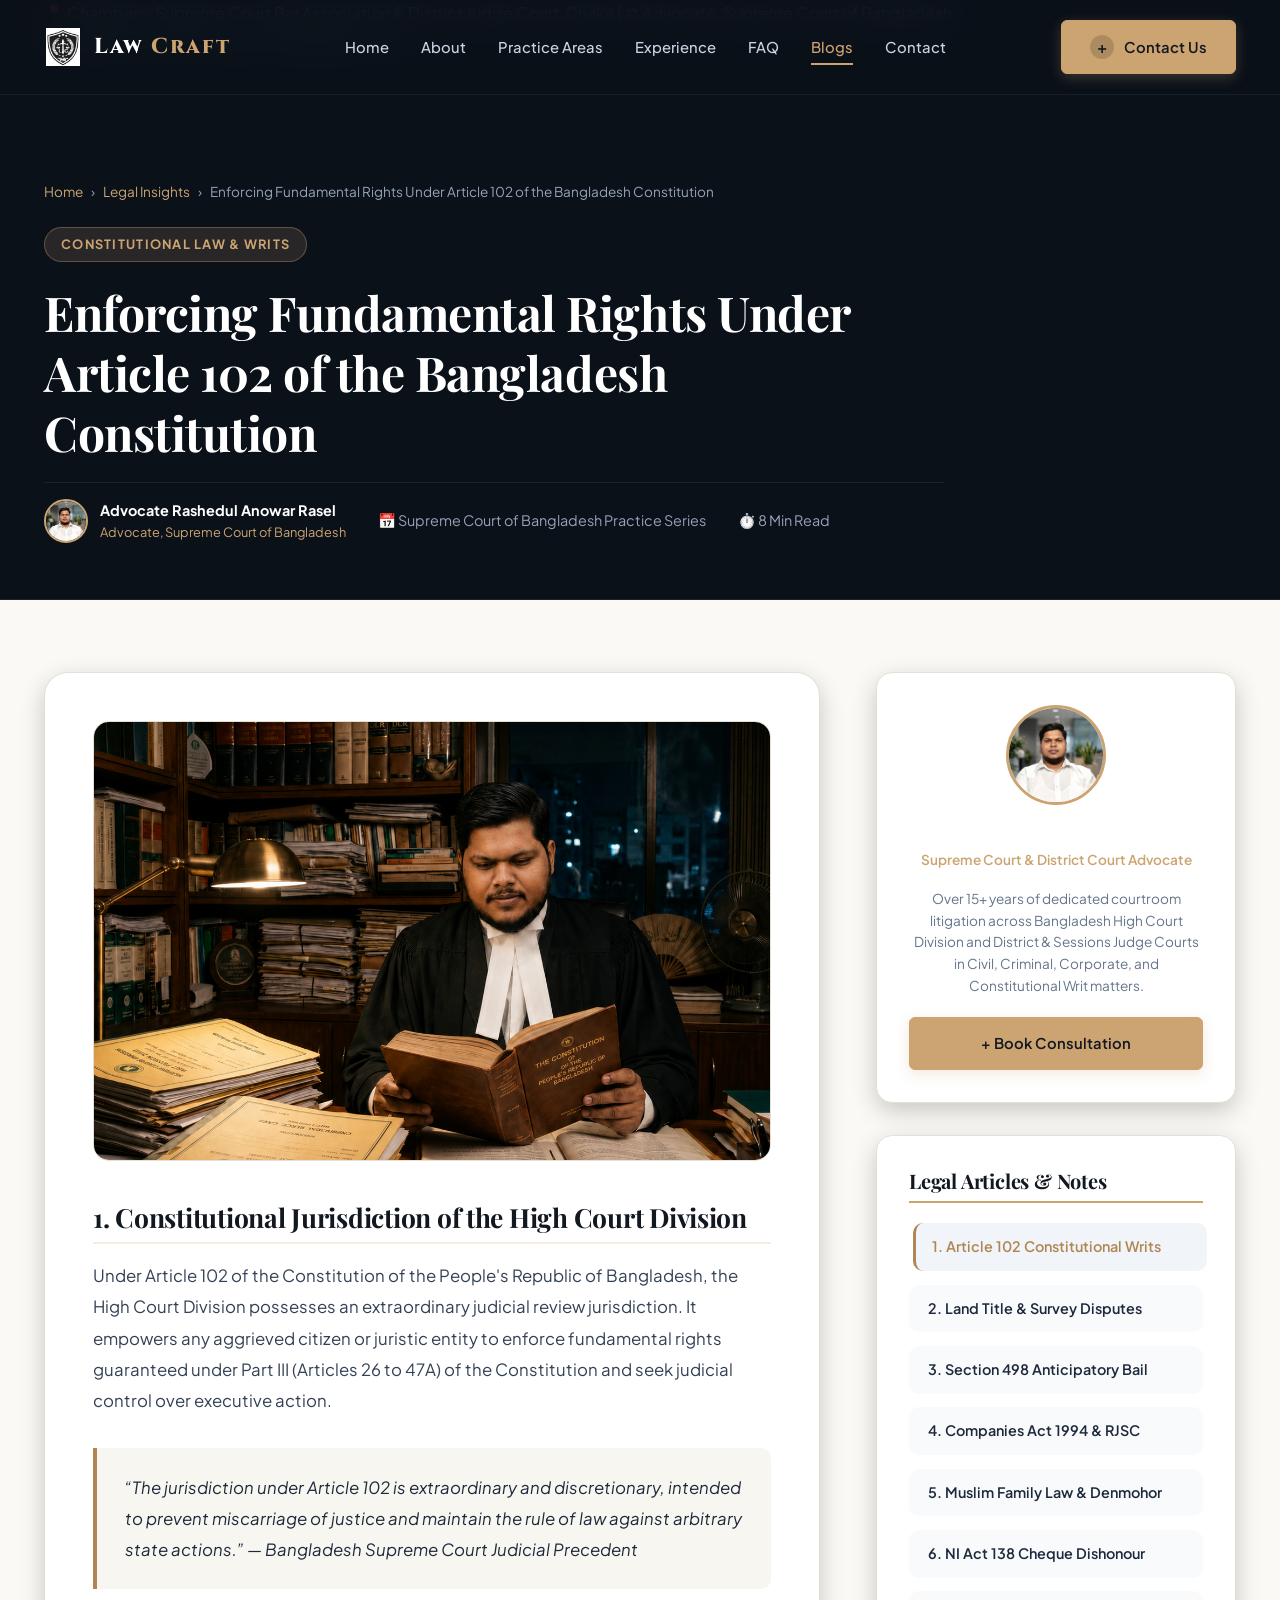
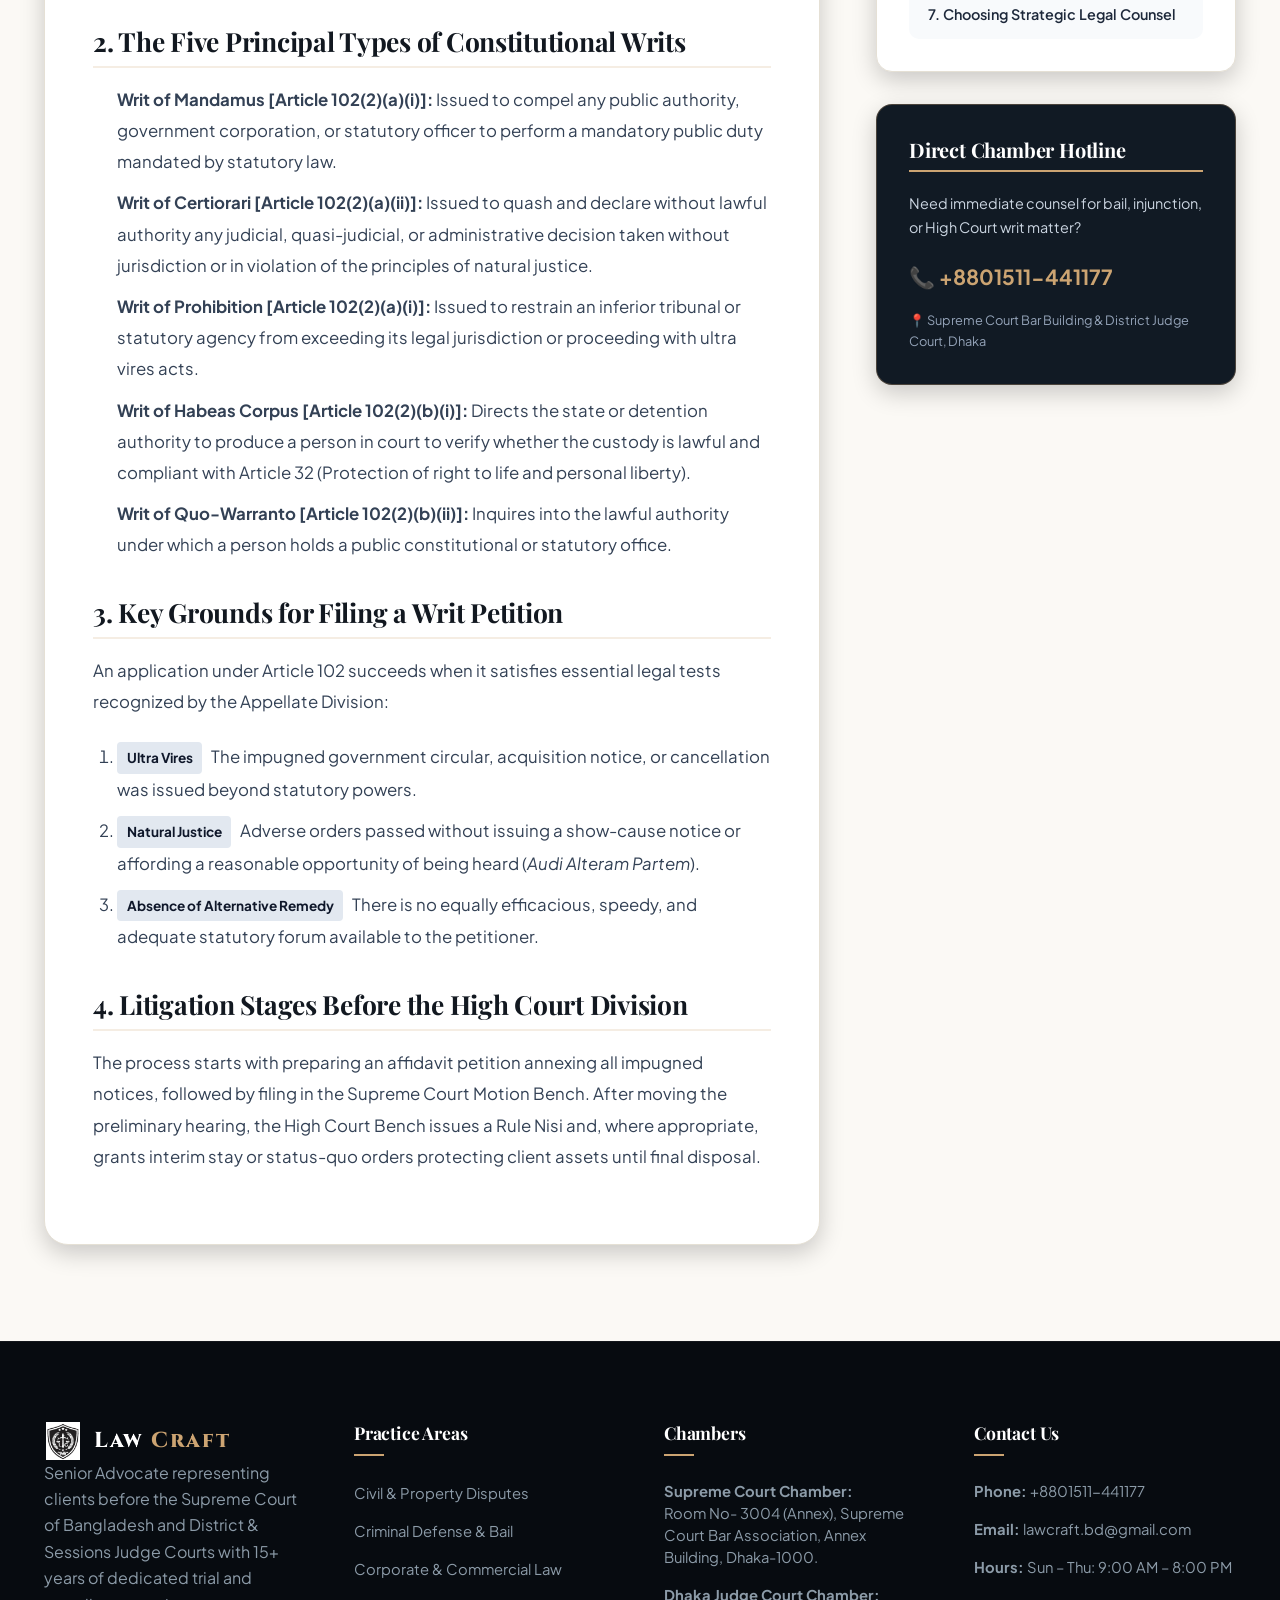
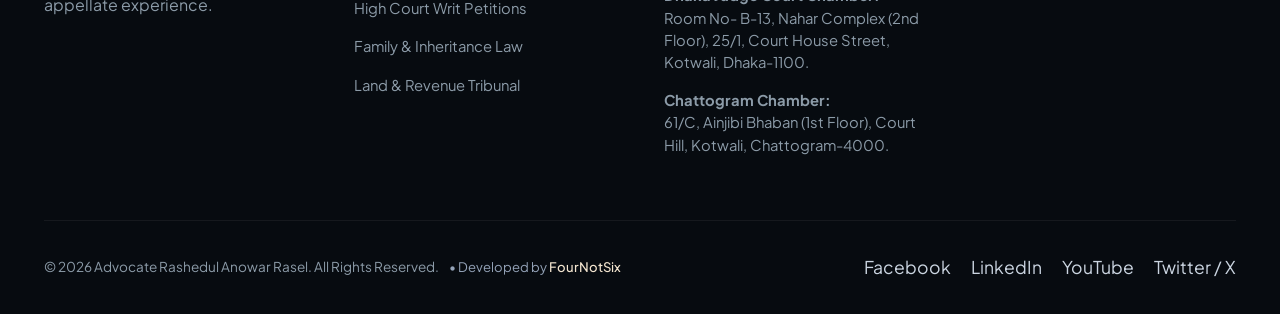
<file: blog-details.html>
<!DOCTYPE html>
<html lang="en">
<head>
  <meta charset="UTF-8">
  <meta name="viewport" content="width=device-width, initial-scale=1.0">
  <title>Law Craft | Legal Insights & Case Analyses - Advocate Rashedul Anowar Rasel</title>
  
  <!-- SEO & Global Targeting Meta Tags -->
  <meta name="description" content="Law Craft - Read authoritative Bangladesh legal analyses by Advocate Rashedul Anowar Rasel (অ্যাডভোকেট রাশেদুল আনোয়ার রাসেল), Supreme Court of Bangladesh. Specializing in Constitutional Writs, Land Disputes, Anticipatory Bail, Corporate Law, and NRB Legal Advisory.">
  <meta name="keywords" content="Law Craft, Advocate Rashedul Anowar Rasel, অ্যাডভোকেট রাশেদুল আনোয়ার রাসেল, Supreme Court Lawyer in Bangladesh, Best Lawyer in Bangladesh, Best Lawyer in Chattogram, NRB Legal Services Bangladesh, Power of Attorney Lawyer Bangladesh, Best Legal Services in Bangladesh, High Court Writ Petitions Article 102, Land Title Suits Bangladesh, Anticipatory Bail CrPC Bangladesh, NI Act 138 Dishonour of Cheque, Bangladesh Law Analysis, চট্টগ্রাম আইনজীবী, প্রবাসী বাংলাদেশীদের আইনি সহায়তা">
  <meta name="author" content="Advocate Rashedul Anowar Rasel">
  <meta name="robots" content="index, follow, max-image-preview:large, max-snippet:-1, max-video-preview:-1">
  <meta name="coverage" content="Worldwide">
  <meta name="distribution" content="Global">
  <meta name="target" content="all">
  <meta name="rating" content="General">
  <link rel="canonical" href="https://lawcraftbd.com/blog-details.html">

  <!-- Local & Global SEO Geo Meta Tags for Bangladesh (Dhaka & Chattogram) & Worldwide -->
  <meta name="geo.region" content="BD-13, BD-10">
  <meta name="geo.placename" content="Dhaka, Chattogram, Bangladesh">
  <meta name="geo.position" content="23.7290;90.4042; 22.3569;91.7832">
  <meta name="ICBM" content="23.7290, 90.4042">

  <!-- Open Graph / Facebook Meta Tags -->
  <meta property="og:type" content="article">
  <meta property="og:site_name" content="Law Craft">
  <meta property="og:locale" content="en_US">
  <meta property="og:locale:alternate" content="bn_BD">
  <meta property="og:url" content="https://lawcraftbd.com/blog-details.html">
  <meta property="og:title" content="Law Craft | Legal Insights & Bangladesh Case Analyses">
  <meta property="og:description" content="Expert legal analyses on Supreme Court writ petitions, land dispute litigation, anticipatory bail, and corporate law in Bangladesh.">
  <meta property="og:image" content="https://lawcraftbd.com/assets/images/image/contact_image.png">

  <!-- Twitter Meta Tags -->
  <meta name="twitter:card" content="summary_large_image">
  <meta name="twitter:title" content="Legal Insights & Bangladesh Law Analyses | Law Craft">
  <meta name="twitter:description" content="Supreme Court & District Court legal case analyses by Advocate Rashedul Anowar Rasel.">
  <meta name="twitter:image" content="https://lawcraftbd.com/assets/images/image/contact_image.png">

  <!-- Structured Data (JSON-LD) for Article, Publisher & Breadcrumbs -->
  <script type="application/ld+json">
  {
    "@context": "https://schema.org",
    "@graph": [
      {
        "@type": "BreadcrumbList",
        "itemListElement": [
          {
            "@type": "ListItem",
            "position": 1,
            "name": "Home",
            "item": "https://lawcraftbd.com/"
          },
          {
            "@type": "ListItem",
            "position": 2,
            "name": "Legal Insights",
            "item": "https://lawcraftbd.com/#blogs"
          },
          {
            "@type": "ListItem",
            "position": 3,
            "name": "Article Analysis",
            "item": "https://lawcraftbd.com/blog-details.html"
          }
        ]
      },
      {
        "@type": "Article",
        "headline": "Bangladesh Legal Insights & Supreme Court Case Analyses",
        "description": "Comprehensive legal commentary on Constitutional Writ Petitions, Anticipatory Bail, Land Record Title Litigation, and Corporate Governance in Bangladesh.",
        "author": {
          "@type": "Person",
          "name": "Advocate Rashedul Anowar Rasel",
          "jobTitle": "Advocate, Supreme Court of Bangladesh",
          "url": "https://lawcraftbd.com/#about"
        },
        "publisher": {
          "@type": "LegalService",
          "name": "Law Craft",
          "url": "https://lawcraftbd.com",
          "logo": {
            "@type": "ImageObject",
            "url": "https://lawcraftbd.com/assets/images/image/fav_icon_2.png"
          }
        },
        "mainEntityOfPage": "https://lawcraftbd.com/blog-details.html"
      }
    ]
  }
  </script>

  <link rel="icon" type="image/png" href="assets/images/image/fav_icon_2.png">
  <link rel="apple-touch-icon" href="assets/images/image/fav_icon_2.png">
  <link rel="shortcut icon" href="assets/images/image/fav_icon_2.png">

  <!-- Google Fonts -->
  <link rel="preconnect" href="https://fonts.googleapis.com">
  <link rel="preconnect" href="https://fonts.gstatic.com" crossorigin>
  <link href="https://fonts.googleapis.com/css2?family=Cinzel:wght@500;600;700;800;900&family=Playfair+Display:ital,wght@0,400;0,600;0,700;0,900;1,400;1,700&family=Plus+Jakarta+Sans:wght@300;400;500;600;700;800&display=swap" rel="stylesheet">

  <!-- Stylesheet -->
  <link rel="stylesheet" href="css/styles.css">
  
  <style>
    /* Specific styles for Blog Details Page */
    .blog-details-hero {
      background-color: #0b1119;
      padding: 8rem 0 3.5rem;
      border-bottom: 1px solid rgba(255, 255, 255, 0.08);
      position: relative;
    }

    .breadcrumb {
      display: flex;
      align-items: center;
      gap: 0.5rem;
      font-size: 0.85rem;
      color: #94a3b8;
      margin-bottom: 1.5rem;
    }

    .breadcrumb a {
      color: var(--gold-primary);
      text-decoration: none;
    }

    .breadcrumb a:hover {
      text-decoration: underline;
    }

    .article-header {
      max-width: 900px;
    }

    .article-category-badge {
      display: inline-block;
      background: rgba(204, 164, 114, 0.15);
      border: 1px solid rgba(204, 164, 114, 0.35);
      color: var(--gold-primary);
      padding: 0.35rem 1rem;
      border-radius: 100px;
      font-size: 0.8rem;
      font-weight: 700;
      letter-spacing: 0.1em;
      text-transform: uppercase;
      margin-bottom: 1.25rem;
    }

    .article-main-title {
      font-size: clamp(2rem, 3.8vw, 3rem);
      color: #ffffff;
      line-height: 1.25;
      margin-bottom: 1.25rem;
    }

    .article-meta-row {
      display: flex;
      align-items: center;
      gap: 2rem;
      flex-wrap: wrap;
      color: #94a3b8;
      font-size: 0.9rem;
      padding-top: 1rem;
      border-top: 1px solid rgba(255, 255, 255, 0.08);
    }

    .author-meta-info {
      display: flex;
      align-items: center;
      gap: 0.75rem;
    }

    .author-avatar {
      width: 44px;
      height: 44px;
      border-radius: 50%;
      object-fit: cover;
      border: 2px solid var(--gold-primary);
    }

    /* Main Article Layout */
    .article-layout-section {
      background-color: var(--bg-light);
      padding: 4.5rem 0 6rem;
    }

    .article-layout-grid {
      display: grid;
      grid-template-columns: 1fr 360px;
      gap: 3.5rem;
      align-items: flex-start;
    }

    .article-content-card {
      background: #ffffff;
      border-radius: var(--radius-xl);
      padding: 3rem;
      box-shadow: var(--shadow-md);
      border: 1px solid var(--border-light);
    }

    .article-featured-image {
      width: 100%;
      height: 440px;
      border-radius: var(--radius-lg);
      overflow: hidden;
      margin-bottom: 2.5rem;
      border: 1px solid var(--border-light);
    }

    .article-featured-image img {
      width: 100%;
      height: 100%;
      object-fit: cover;
    }

    .article-body-text {
      font-size: 1.05rem;
      line-height: 1.85;
      color: #334155;
    }

    .article-body-text h2 {
      font-family: var(--font-heading);
      font-size: 1.65rem;
      color: var(--text-dark);
      margin: 2.25rem 0 1rem;
      padding-bottom: 0.5rem;
      border-bottom: 2px solid rgba(204, 164, 114, 0.2);
    }

    .article-body-text h3 {
      font-family: var(--font-heading);
      font-size: 1.35rem;
      color: var(--text-dark);
      margin: 1.75rem 0 0.75rem;
    }

    .article-body-text p {
      margin-bottom: 1.5rem;
    }

    .article-body-text ul, .article-body-text ol {
      margin-bottom: 1.5rem;
      padding-left: 1.5rem;
    }

    .article-body-text li {
      margin-bottom: 0.65rem;
    }

    .legal-callout-box {
      background: #f8f6f0;
      border-left: 4px solid var(--gold-dark);
      padding: 1.5rem 1.75rem;
      border-radius: 0 var(--radius-md) var(--radius-md) 0;
      margin: 2rem 0;
      font-style: italic;
      color: #1e293b;
    }

    .legal-statute-badge {
      display: inline-block;
      background: #e2e8f0;
      color: #0f172a;
      padding: 0.2rem 0.6rem;
      border-radius: 4px;
      font-size: 0.85rem;
      font-weight: 700;
      margin-right: 0.35rem;
    }

    /* Sidebar Components */
    .article-sidebar {
      display: flex;
      flex-direction: column;
      gap: 2rem;
      position: sticky;
      top: 100px;
    }

    .sidebar-widget {
      background: #ffffff;
      border-radius: var(--radius-lg);
      padding: 2rem;
      box-shadow: var(--shadow-md);
      border: 1px solid var(--border-light);
    }

    .sidebar-widget-dark {
      background: #111a24;
      color: #ffffff;
      border: 1px solid rgba(204, 164, 114, 0.3);
    }

    .sidebar-widget-title {
      font-family: var(--font-heading);
      font-size: 1.25rem;
      color: var(--text-dark);
      margin-bottom: 1.25rem;
      padding-bottom: 0.5rem;
      border-bottom: 2px solid var(--gold-primary);
    }

    .sidebar-widget-dark .sidebar-widget-title {
      color: #ffffff;
    }

    .author-card-widget {
      text-align: center;
    }

    .author-widget-img {
      width: 100px;
      height: 100px;
      border-radius: 50%;
      object-fit: cover;
      margin: 0 auto 1rem;
      border: 3px solid var(--gold-primary);
    }

    .author-widget-name {
      font-family: var(--font-heading);
      font-size: 1.2rem;
      font-weight: 700;
      margin-bottom: 0.25rem;
    }

    .author-widget-role {
      font-size: 0.85rem;
      color: var(--gold-primary);
      font-weight: 600;
      margin-bottom: 1rem;
    }

    .author-widget-bio {
      font-size: 0.85rem;
      color: #64748b;
      line-height: 1.6;
      margin-bottom: 1.25rem;
    }

    .article-links-list {
      display: flex;
      flex-direction: column;
      gap: 0.85rem;
    }

    .sidebar-article-link {
      display: block;
      padding: 0.75rem 1rem;
      background: #f8fafc;
      border-radius: var(--radius-md);
      color: #1e293b;
      text-decoration: none;
      font-size: 0.9rem;
      font-weight: 600;
      transition: all var(--transition-fast);
      border-left: 3px solid transparent;
    }

    .sidebar-article-link:hover, .sidebar-article-link.active {
      background: #f1f5f9;
      border-left-color: var(--gold-dark);
      color: var(--gold-dark);
      transform: translateX(4px);
    }

    @media (max-width: 1024px) {
      .article-layout-grid {
        grid-template-columns: 1fr;
        gap: 2.5rem;
      }
      .article-sidebar {
        position: static;
      }
    }

    @media (max-width: 768px) {
      .blog-details-hero {
        padding: 5.5rem 0 2rem;
      }
      .article-layout-section {
        padding: 2.5rem 0 4rem;
      }
      .article-content-card {
        padding: 1.5rem 1.15rem;
        border-radius: var(--radius-lg);
      }
      .article-featured-image {
        height: 220px;
        margin-bottom: 1.5rem;
        border-radius: var(--radius-md);
      }
      .article-body-text {
        font-size: 0.95rem;
        line-height: 1.75;
      }
      .article-body-text h2 {
        font-size: 1.35rem;
        margin: 1.75rem 0 0.85rem;
      }
      .article-body-text h3 {
        font-size: 1.15rem;
      }
      .legal-callout-box {
        padding: 1rem 1.15rem;
        margin: 1.5rem 0;
        font-size: 0.875rem;
      }
      .sidebar-widget {
        padding: 1.5rem 1.15rem;
      }
    }

    @media (max-width: 480px) {
      .article-content-card {
        padding: 1.25rem 0.95rem;
      }
      .article-main-title {
        font-size: 1.5rem;
      }
    }
  </style>
</head>
<body>

  <!-- ========================================================================
       1. Top Contact Utility Bar
       ======================================================================== -->
  <div class="top-bar">
    <div class="container top-bar-container">
      <div class="top-bar-left">
        <span>📍 Chambers: Supreme Court Bar Association & District Judge Court, Dhaka</span>
        <span class="desktop-only">|</span>
        <span class="desktop-only">⚖️ Advocate, Supreme Court of Bangladesh</span>
      </div>
      <div class="top-bar-right">
        <a href="tel:+8801511441177" class="top-bar-link">📞 +8801511-441177</a>
        <a href="mailto:lawcraft.bd@gmail.com" class="top-bar-link">✉️ lawcraft.bd@gmail.com</a>
      </div>
    </div>
  </div>

  <!-- ========================================================================
       2. Sticky Main Navbar
       ======================================================================== -->
  <header class="site-header">
    <div class="container nav-container">
      <a href="index.html" class="brand-logo" aria-label="Advocate Rashedul Anowar Rasel">
        <span class="logo-icon"><img src="assets/images/image/fav_icon_3.png" height="70" width="70" alt="Law Craft Logo"></span>
        <span>Law <span class="highlight">Craft</span></span>
      </a>

      <nav class="nav-menu" aria-label="Main Navigation">
        <a href="index.html#home" class="nav-link">Home</a>
        <a href="index.html#about" class="nav-link">About</a>
        <a href="index.html#practice" class="nav-link">Practice Areas</a>
        <a href="index.html#experience" class="nav-link">Experience</a>
        <a href="index.html#faq" class="nav-link">FAQ</a>
        <a href="index.html#blogs" class="nav-link active">Blogs</a>
        <a href="index.html#contact" class="nav-link">Contact</a>
        <div class="nav-mobile-cta">
          <a href="index.html#consultation" class="btn btn-gold" style="width: 100%; justify-content: center;">
            <span class="btn-icon-circle">+</span>
            <span>Contact Us</span>
          </a>
        </div>
      </nav>

      <div class="nav-actions">
        <a href="index.html#consultation" class="btn btn-gold nav-desktop-btn">
          <span class="btn-icon-circle">+</span>
          <span>Contact Us</span>
        </a>
        <button class="mobile-toggle" aria-label="Toggle Mobile Menu" aria-expanded="false">☰</button>
      </div>
    </div>
  </header>

  <!-- ========================================================================
       3. Article Header & Hero
       ======================================================================== -->
  <section class="blog-details-hero">
    <div class="container">
      <div class="breadcrumb">
        <a href="index.html">Home</a>
        <span>›</span>
        <a href="index.html#blogs">Legal Insights</a>
        <span>›</span>
        <span id="breadcrumbCurrent">Article Analysis</span>
      </div>

      <div class="article-header">
        <span class="article-category-badge" id="artCategory">Constitutional Law & Writs</span>
        <h1 class="article-main-title" id="artTitle">Enforcing Fundamental Rights Under Article 102 of the Bangladesh Constitution</h1>
        
        <div class="article-meta-row">
          <div class="author-meta-info">
            <img src="assets/images/image/about_lawer.png" alt="Advocate Rashedul Anowar Rasel" class="author-avatar">
            <div>
              <div style="font-weight: 700; color: #ffffff;">Advocate Rashedul Anowar Rasel</div>
              <div style="font-size: 0.8rem; color: var(--gold-primary);">Advocate, Supreme Court of Bangladesh</div>
            </div>
          </div>
          <div>📅 <span id="artDate">Published: Supreme Court Practice Notes</span></div>
          <div>⏱️ <span id="artReadTime">7 Min Read</span></div>
        </div>
      </div>
    </div>
  </section>

  <!-- ========================================================================
       4. Article Body & Sidebar Grid
       ======================================================================== -->
  <section class="article-layout-section">
    <div class="container article-layout-grid">
      
      <!-- Article Content Card -->
      <article class="article-content-card">
        <div class="article-featured-image">
          <img id="artImage" src="assets/images/image/27.png" alt="Article Featured Image">
        </div>

        <div class="article-body-text" id="artBody">
          <!-- Populated dynamically via JS -->
        </div>
      </article>

      <!-- Sidebar -->
      <aside class="article-sidebar">
        <!-- Author Widget -->
        <div class="sidebar-widget author-card-widget">
          <img src="assets/images/image/about_lawer.png" alt="Advocate Rashedul Anowar Rasel" class="author-widget-img">
          <h4 class="author-widget-name">Advocate Rashedul Anowar Rasel</h4>
          <div class="author-widget-role">Supreme Court & District Court Advocate</div>
          <p class="author-widget-bio">
            Over 15+ years of dedicated courtroom litigation across Bangladesh High Court Division and District & Sessions Judge Courts in Civil, Criminal, Corporate, and Constitutional Writ matters.
          </p>
          <a href="index.html#consultation" class="btn btn-gold btn-sm" style="width: 100%; justify-content: center;">
            <span>+ Book Consultation</span>
          </a>
        </div>

        <!-- Other Articles Widget -->
        <div class="sidebar-widget">
          <h4 class="sidebar-widget-title">Legal Articles & Notes</h4>
          <div class="article-links-list">
            <a href="blog-details.html?id=1" class="sidebar-article-link" id="link-1">1. Article 102 Constitutional Writs</a>
            <a href="blog-details.html?id=2" class="sidebar-article-link" id="link-2">2. Land Title & Survey Disputes</a>
            <a href="blog-details.html?id=3" class="sidebar-article-link" id="link-3">3. Section 498 Anticipatory Bail</a>
            <a href="blog-details.html?id=4" class="sidebar-article-link" id="link-4">4. Companies Act 1994 & RJSC</a>
            <a href="blog-details.html?id=5" class="sidebar-article-link" id="link-5">5. Muslim Family Law & Denmohor</a>
            <a href="blog-details.html?id=6" class="sidebar-article-link" id="link-6">6. NI Act 138 Cheque Dishonour</a>
            <a href="blog-details.html?id=7" class="sidebar-article-link" id="link-7">7. Choosing Strategic Legal Counsel</a>
          </div>
        </div>

        <!-- Quick Chamber Hotline -->
        <div class="sidebar-widget sidebar-widget-dark">
          <h4 class="sidebar-widget-title">Direct Chamber Hotline</h4>
          <p style="font-size: 0.9rem; color: #cbd5e1; margin-bottom: 1.25rem;">
            Need immediate counsel for bail, injunction, or High Court writ matter?
          </p>
          <div style="font-size: 1.3rem; font-weight: 700; color: var(--gold-primary); margin-bottom: 1rem;">
            📞 +8801511-441177
          </div>
          <div style="font-size: 0.8rem; color: #94a3b8;">
            📍 Supreme Court Bar Building & District Judge Court, Dhaka
          </div>
        </div>
      </aside>

    </div>
  </section>

  <!-- ========================================================================
       5. Global Footer
       ======================================================================== -->
  <footer class="site-footer" id="contact">
    <div class="container">
      <div class="footer-grid">
        <div class="footer-col">
          <a href="index.html" class="brand-logo footer-logo">
            <span class="logo-icon"><img src="assets/images/image/fav_icon_3.png" height="70" width="70" alt="Law Craft Logo"></span>
            <span>Law <span class="highlight">Craft</span></span>
          </a>
          <p class="footer-desc">
            Senior Advocate representing clients before the Supreme Court of Bangladesh and District & Sessions Judge Courts with 15+ years of dedicated trial and appellate experience.
          </p>
        </div>

        <div class="footer-col">
          <h4>Practice Areas</h4>
          <ul class="footer-links">
            <li><a href="index.html#practice">Civil & Property Disputes</a></li>
            <li><a href="index.html#practice">Criminal Defense & Bail</a></li>
            <li><a href="index.html#practice">Corporate & Commercial Law</a></li>
            <li><a href="index.html#practice">High Court Writ Petitions</a></li>
            <li><a href="index.html#practice">Family & Inheritance Law</a></li>
            <li><a href="index.html#practice">Land & Revenue Tribunal</a></li>
          </ul>
        </div>

        <div class="footer-col">
          <h4>Chambers</h4>
          <div class="footer-contact-info">
            <p><strong>Supreme Court Chamber:</strong><br>Room No- 3004 (Annex), Supreme Court Bar Association, Annex Building, Dhaka-1000.</p>
            <p><strong>Dhaka Judge Court Chamber:</strong><br>Room No- B-13, Nahar Complex (2nd Floor), 25/1, Court House Street, Kotwali, Dhaka-1100.</p>
            <p><strong>Chattogram Chamber:</strong><br>61/C, Ainjibi Bhaban (1st Floor), Court Hill, Kotwali, Chattogram-4000.</p>
          </div>
        </div>

        <div class="footer-col">
          <h4>Contact Us</h4>
          <div class="footer-contact-info">
            <p><strong>Phone:</strong> +8801511-441177</p>
            <p><strong>Email:</strong> lawcraft.bd@gmail.com</p>
            <p><strong>Hours:</strong> Sun – Thu: 9:00 AM – 8:00 PM</p>
          </div>
        </div>
      </div>

      <div class="footer-bottom">
        <div>
          © 2026 Advocate Rashedul Anowar Rasel. All Rights Reserved. <span class="developer-credit">• Developed by <a href="https://www.fournotsix.com/" target="_blank" rel="noopener noreferrer">FourNotSix</a></span>
        </div>
        <div class="footer-social-links">
          <a href="https://www.facebook.com/p/Advocate-Rashedul-Anowar-Rasel-%E0%A6%85%E0%A7%8D%E0%A6%AF%E0%A6%BE%E0%A6%A1%E0%A6%AD%E0%A7%8B%E0%A6%95%E0%A7%87%E0%A6%9F-%E0%A6%B0%E0%A6%BE%E0%A6%B8%E0%A7%87%E0%A6%A6%E0%A7%81%E0%A6%B2-%E0%A6%86%E0%A6%A8%E0%A7%8B%E0%A7%9F%E0%A6%BE%E0%A6%B0-%E0%A6%B0%E0%A6%BE%E0%A6%B8%E0%A7%87%E0%A6%B2-100063455554201/" target="_blank" rel="noopener noreferrer" aria-label="Facebook">Facebook</a>
          <a href="https://linkedin.com" target="_blank" rel="noopener noreferrer" aria-label="LinkedIn">LinkedIn</a>
          <a href="https://youtube.com" target="_blank" rel="noopener noreferrer" aria-label="YouTube">YouTube</a>
          <a href="https://twitter.com" target="_blank" rel="noopener noreferrer" aria-label="Twitter">Twitter / X</a>
        </div>
      </div>
    </div>
  </footer>

  <!-- Article Dynamic Content & Clean URL Router Script -->
  <script>
    const articleSlugs = {
      1: "constitutional-writs-article-102",
      2: "land-title-survey-disputes",
      3: "anticipatory-bail-quashment-crpc",
      4: "corporate-governance-companies-act",
      5: "muslim-family-law-denmohor-custody",
      6: "cheque-dishonour-ni-act-138",
      7: "choosing-strategic-legal-counsel"
    };

    const slugToId = {
      "constitutional-writs-article-102": 1,
      "land-title-survey-disputes": 2,
      "anticipatory-bail-quashment-crpc": 3,
      "corporate-governance-companies-act": 4,
      "muslim-family-law-denmohor-custody": 5,
      "cheque-dishonour-ni-act-138": 6,
      "choosing-strategic-legal-counsel": 7
    };

    const articlesDB = {
      1: {
        category: "Constitutional Law & Writs",
        title: "Enforcing Fundamental Rights Under Article 102 of the Bangladesh Constitution",
        date: "Supreme Court of Bangladesh Practice Series",
        readTime: "8 Min Read",
        image: "assets/images/image/27.png",
        body: `
          <h2>1. Constitutional Jurisdiction of the High Court Division</h2>
          <p>
            Under Article 102 of the Constitution of the People's Republic of Bangladesh, the High Court Division possesses an extraordinary judicial review jurisdiction. It empowers any aggrieved citizen or juristic entity to enforce fundamental rights guaranteed under Part III (Articles 26 to 47A) of the Constitution and seek judicial control over executive action.
          </p>

          <div class="legal-callout-box">
            “The jurisdiction under Article 102 is extraordinary and discretionary, intended to prevent miscarriage of justice and maintain the rule of law against arbitrary state actions.” — <em>Bangladesh Supreme Court Judicial Precedent</em>
          </div>

          <h2>2. The Five Principal Types of Constitutional Writs</h2>
          <ul>
            <li>
              <strong>Writ of Mandamus [Article 102(2)(a)(i)]:</strong> Issued to compel any public authority, government corporation, or statutory officer to perform a mandatory public duty mandated by statutory law.
            </li>
            <li>
              <strong>Writ of Certiorari [Article 102(2)(a)(ii)]:</strong> Issued to quash and declare without lawful authority any judicial, quasi-judicial, or administrative decision taken without jurisdiction or in violation of the principles of natural justice.
            </li>
            <li>
              <strong>Writ of Prohibition [Article 102(2)(a)(i)]:</strong> Issued to restrain an inferior tribunal or statutory agency from exceeding its legal jurisdiction or proceeding with ultra vires acts.
            </li>
            <li>
              <strong>Writ of Habeas Corpus [Article 102(2)(b)(i)]:</strong> Directs the state or detention authority to produce a person in court to verify whether the custody is lawful and compliant with Article 32 (Protection of right to life and personal liberty).
            </li>
            <li>
              <strong>Writ of Quo-Warranto [Article 102(2)(b)(ii)]:</strong> Inquires into the lawful authority under which a person holds a public constitutional or statutory office.
            </li>
          </ul>

          <h2>3. Key Grounds for Filing a Writ Petition</h2>
          <p>
            An application under Article 102 succeeds when it satisfies essential legal tests recognized by the Appellate Division:
          </p>
          <ol>
            <li><span class="legal-statute-badge">Ultra Vires</span> The impugned government circular, acquisition notice, or cancellation was issued beyond statutory powers.</li>
            <li><span class="legal-statute-badge">Natural Justice</span> Adverse orders passed without issuing a show-cause notice or affording a reasonable opportunity of being heard (<em>Audi Alteram Partem</em>).</li>
            <li><span class="legal-statute-badge">Absence of Alternative Remedy</span> There is no equally efficacious, speedy, and adequate statutory forum available to the petitioner.</li>
          </ol>

          <h2>4. Litigation Stages Before the High Court Division</h2>
          <p>
            The process starts with preparing an affidavit petition annexing all impugned notices, followed by filing in the Supreme Court Motion Bench. After moving the preliminary hearing, the High Court Bench issues a Rule Nisi and, where appropriate, grants interim stay or status-quo orders protecting client assets until final disposal.
          </p>
        `
      },
      2: {
        category: "Civil Litigation & Land Dispute",
        title: "Remedies for Land Title Disputes, Khatian Discrepancies, & Partition Suits in Bangladesh",
        date: "District Judge Court Practice Notes",
        readTime: "7 Min Read",
        image: "assets/images/blog-2.webp",
        body: `
          <h2>1. Understanding the Evolution of Land Records (CS, SA, RS, & BS)</h2>
          <p>
            In Bangladesh property litigation, title verification requires a comprehensive audit across historical Cadastral Survey (CS), State Acquisition (SA), Revisional Survey (RS), and City/Bangladesh Survey (BS/BRS) records alongside Registered Deeds and Mutation (Dakhila) receipts.
          </p>

          <div class="legal-callout-box">
            “Khatian entries create a presumption of possession and tenancy, but title must always be established through valid registered conveyance deeds and lawful chain of succession.” — <em>Civil Procedure Code (CPC) & Evidence Act</em>
          </div>

          <h2>2. Essential Civil Lawsuits for Property Protection</h2>
          <ul>
            <li>
              <strong>Declaration of Title (Section 42 Specific Relief Act 1877):</strong> Filed when a party's legitimate ownership is denied or clouded by rival claims or fraudulent recordation.
            </li>
            <li>
              <strong>Temporary & Perpetual Injunction (Sections 53 & 54 Specific Relief Act):</strong> Urgent orders restraining adverse parties from trespassing, altering land nature, or raising illegal constructions.
            </li>
            <li>
              <strong>Partition Suit (Batowara Case):</strong> Instituted to demarcate specific metes and bounds of ancestral co-sharer properties under the Partition Act 1893.
            </li>
            <li>
              <strong>Land Survey Tribunal (LST) Appeals:</strong> Statutory challenges to rectify erroneous BS/City Survey recording before the designated Joint District Judge tribunal.
            </li>
          </ul>

          <h2>3. Critical Pre-Trial Documentation Checklist</h2>
          <ol>
            <li>Chain of registered deeds (Bia Deed) spanning at least 30 years.</li>
            <li>Updated Duplicate Carbon Receipt (DCR), Mutation Khatian, and Land Development Tax (Khajna) payment receipts.</li>
            <li>Certified copies of CS, SA, RS, and BS Khatian records from the Deputy Commissioner's Record Room.</li>
          </ol>
        `
      },
      3: {
        category: "Criminal Defense & Bail Jurisprudence",
        title: "Principles of Anticipatory Bail & Section 561A Quashment under CrPC 1898",
        date: "High Court & Sessions Court Defense Series",
        readTime: "8 Min Read",
        image: "assets/images/image/24.png",
        body: `
          <h2>1. Constitutional Right to Liberty & Anticipatory Bail (Section 498 CrPC)</h2>
          <p>
            Anticipatory bail is an extraordinary judicial remedy granted by the High Court Division under Section 498 of the Code of Criminal Procedure 1898 to protect an innocent citizen from wrongful arrest, police harassment, or politically motivated false FIRs.
          </p>

          <div class="legal-callout-box">
            “Personal liberty under Article 32 of the Constitution is sacrosanct. Anticipatory bail protects against humiliation where prima facie false allegations exist.” — <em>Bangladesh Supreme Court Bail Principles</em>
          </div>

          <h2>2. Legal Criteria for Securing Anticipatory Bail</h2>
          <ul>
            <li><strong>Genuineness of Apprehension:</strong> Demonstrating concrete fear of arrest under cognizable, non-bailable penal sections.</li>
            <li><strong>Cooperation with Trial:</strong> The petitioner undertakes to surrender before the relevant Sessions Court within the stipulated duration.</li>
            <li><strong>Absence of Flight Risk:</strong> Clean background, local standing, and reliable sureties ensuring presence during trial hearings.</li>
          </ul>

          <h2>3. Inherent Powers of the High Court (Section 561A CrPC)</h2>
          <p>
            Section 561A preserves the inherent jurisdiction of the High Court Division to quash frivolous criminal proceedings, charge-sheets, or cognizance orders to prevent the abuse of the process of any court and to secure the ends of justice.
          </p>
        `
      },
      4: {
        category: "Corporate & Commercial Law",
        title: "Corporate Governance & Shareholder Disputes Under Companies Act 1994",
        date: "Corporate Advisory Series",
        readTime: "6 Min Read",
        image: "assets/images/image/23.png",
        body: `
          <h2>1. Statutory Compliance with RJSC in Bangladesh</h2>
          <p>
            Incorporation and operation of limited companies under the Companies Act 1994 require strict adherence to annual returns, Form XII director updates, and statutory compliance with the Registrar of Joint Stock Companies and Firms (RJSC).
          </p>

          <h2>2. Remedies for Oppression & Mismanagement (Section 233)</h2>
          <p>
            Minority shareholders holding at least 10% voting shares are statutorily entitled under Section 233 of the Companies Act 1994 to move the High Court Company Bench against oppression by the board or diversion of corporate assets.
          </p>

          <h2>3. Drafting Commercial Contracts & Arbitration Clauses</h2>
          <p>
            Under the Arbitration Act 2001, commercial agreements must include clear dispute resolution mechanisms, governing laws, seat of arbitration in Dhaka, and enforceable liquidated damage clauses.
          </p>
        `
      },
      5: {
        category: "Family & Succession Law",
        title: "Muslim Family Law: Dower (Denmohor), Maintenance, & Child Custody in Bangladesh",
        date: "Family Court Advisory Notes",
        readTime: "6 Min Read",
        image: "assets/images/image/25.png",
        body: `
          <h2>1. Enforcement of Prompt & Deferred Dower (Denmohor)</h2>
          <p>
            Under the Muslim Family Laws Ordinance 1961 and the Family Courts Act 2023, dower is an unconditional debt payable by the husband to the wife. Failure to discharge dower on demand grants the wife enforceable rights in the Family Court.
          </p>

          <h2>2. Principles of Child Custody (Hizanat) & Guardianship</h2>
          <p>
            While the mother retains custody (Hizanat) during infancy, the welfare of the minor child is the paramount consideration under Section 17 of the Guardians and Wards Act 1890 when determining visitation and guardianship.
          </p>
        `
      },
      6: {
        category: "Banking & Negotiable Instruments",
        title: "Defending NI Act Section 138 Dishonour of Cheque & Artha Rin Adalat Cases",
        date: "Financial Litigation Notes",
        readTime: "6 Min Read",
        image: "assets/images/blog-6.webp",
        body: `
          <h2>1. Mandatory Statutory Steps Under Section 138 NI Act</h2>
          <ol>
            <li>Presentation of cheque to the bank within 6 months of validity.</li>
            <li>Service of legal notice within 30 days of receiving the cheque dishonour slip.</li>
            <li>Providing 30 days to the drawer to make payment before filing the formal complaint case before the Chief Metropolitan Magistrate (CMM) or Chief Judicial Magistrate (CJM) within the subsequent 30 days.</li>
          </ol>

          <h2>2. Defense in Artha Rin Adalat Ain 2003</h2>
          <p>
            Commercial borrowers facing auction notices or money loan decrees require strategic legal representation to challenge penal interest calculation, non-compliance with Section 12 mortgage auction rules, and obtain High Court stay orders.
          </p>
        `
      },
      7: {
        category: "Supreme Court Advocacy",
        title: "How Companies & Litigants Choose Strategic Legal Counsel in Bangladesh",
        date: "Advocate Commentary Series",
        readTime: "5 Min Read",
        image: "assets/images/image/26.png",
        body: `
          <h2>1. Dual-Jurisdiction Competence (Supreme Court & District Court)</h2>
          <p>
            Complex legal challenges frequently bridge subordinate trial courts and the High Court Division. An advocate with active dual-jurisdiction practice ensures seamless trial strategy and prompt appellate relief.
          </p>

          <h2>2. Confidentiality & Transparent Case Assessment</h2>
          <p>
            A distinguished lawyer provides honest legal merit evaluation, clear timelines, and dedicated courtroom defense rather than unfounded promises.
          </p>
        `
      }
    };

    // Helper: Resolve current article ID from query parameters or hash
    function resolveArticleId() {
      const urlParams = new URLSearchParams(window.location.search);
      const slugParam = urlParams.get('article') || urlParams.get('slug');
      if (slugParam && slugToId[slugParam]) {
        return slugToId[slugParam];
      }

      const idParam = parseInt(urlParams.get('id'), 10);
      if (idParam && articlesDB[idParam]) {
        return idParam;
      }

      const hash = window.location.hash.replace('#', '').trim();
      if (hash && slugToId[hash]) {
        return slugToId[hash];
      }
      if (hash && hash.startsWith('article-')) {
        const num = parseInt(hash.replace('article-', ''), 10);
        if (articlesDB[num]) return num;
      }

      return 1;
    }

    // Dynamic Article Loader with Smooth Transition
    function loadArticle(id, updateHistory = true) {
      const currentArt = articlesDB[id] || articlesDB[1];
      const slug = articleSlugs[id] || articleSlugs[1];

      // Update document title & metadata
      document.title = `${currentArt.title} | Advocate Rashedul Anowar Rasel`;
      const breadcrumb = document.getElementById('breadcrumbCurrent');
      const artCat = document.getElementById('artCategory');
      const artTitle = document.getElementById('artTitle');
      const artDate = document.getElementById('artDate');
      const artRead = document.getElementById('artReadTime');
      const artImg = document.getElementById('artImage');
      const artBody = document.getElementById('artBody');

      if (breadcrumb) breadcrumb.textContent = currentArt.title;
      if (artCat) artCat.textContent = currentArt.category;
      if (artTitle) artTitle.textContent = currentArt.title;
      if (artDate) artDate.textContent = currentArt.date;
      if (artRead) artRead.textContent = currentArt.readTime;
      if (artImg) {
        artImg.src = currentArt.image;
        artImg.alt = currentArt.title;
      }
      if (artBody) artBody.innerHTML = currentArt.body;

      // Update sidebar active link state
      document.querySelectorAll('.sidebar-article-link').forEach(link => link.classList.remove('active'));
      const activeLink = document.getElementById(`link-${id}`);
      if (activeLink) activeLink.classList.add('active');

      // Clean Address Bar Sanitization (Hides file extensions & raw query params)
      if (window.history && window.history.replaceState) {
        const cleanUrl = `${window.location.pathname.replace(/\/blog-details\.html$/, '/article').replace(/\.html$/, '')}?article=${slug}`;
        if (updateHistory) {
          window.history.pushState({ articleId: id }, '', cleanUrl);
        } else {
          window.history.replaceState({ articleId: id }, '', cleanUrl);
        }
      }
    }

    // Initialize on page load
    const initialId = resolveArticleId();
    loadArticle(initialId, false);

    // Intercept Sidebar Article Clicks for Smooth In-Page Transition
    document.querySelectorAll('.sidebar-article-link').forEach((link, idx) => {
      const targetId = idx + 1;
      link.addEventListener('click', (e) => {
        e.preventDefault();
        loadArticle(targetId, true);
        window.scrollTo({ top: 120, behavior: 'smooth' });
      });
    });

    // Handle browser back/forward buttons
    window.addEventListener('popstate', (e) => {
      if (e.state && e.state.articleId) {
        loadArticle(e.state.articleId, false);
      } else {
        loadArticle(resolveArticleId(), false);
      }
    });

    // Mobile nav toggle
    const mobileToggle = document.querySelector('.mobile-toggle');
    const navMenu = document.querySelector('.nav-menu');
    if (mobileToggle && navMenu) {
      mobileToggle.addEventListener('click', () => {
        navMenu.classList.toggle('open');
        mobileToggle.innerHTML = navMenu.classList.contains('open') ? '✕' : '☰';
      });
    }
  </script>
</body>
</html>
</file>
<file: css/styles.css>
/* ==========================================================================
   ADVOCATE RASHEDUL ANOWAR RASEL - PORTFOLIO DESIGN SYSTEM
   Luxury Legal Navy & Gold Aesthetic matching BYLAW Reference Design
   ========================================================================== */

@import url('https://fonts.googleapis.com/css2?family=Cinzel:wght@500;600;700;800;900&family=Hind+Siliguri:wght@400;500;600;700&family=Playfair+Display:ital,wght@0,400;0,500;0,600;0,700;0,800;1,400;1,600&family=Plus+Jakarta+Sans:wght@300;400;500;600;700;800&display=swap');

:root {
  /* Color Palette - Dark Legal Theme */
  --bg-primary: #0b1119;
  --bg-secondary: #111a24;
  --bg-tertiary: #16202c;
  --bg-card: #151e2b;
  --bg-card-hover: #1c2738;
  --bg-dark-accent: #0e151e;

  /* Color Palette - Light Accent Sections */
  --bg-light: #fbf9f5;
  --bg-light-alt: #f4f1ea;
  --bg-light-card: #ffffff;
  --border-light: #e5e0d5;

  /* Gold & Bronze Accents */
  --gold-primary: #cca472;
  --gold-hover: #dfb782;
  --gold-dark: #b08754;
  --gold-light: #f3e5cf;
  --gold-gradient: linear-gradient(135deg, #dfb782 0%, #cca472 50%, #b08754 100%);
  --gold-glow: rgba(204, 164, 114, 0.25);
  --gold-border: rgba(204, 164, 114, 0.35);

  /* Typography Colors */
  --text-white: #ffffff;
  --text-light-muted: #9aa8b8;
  --text-light-sub: #7a8898;
  --text-dark: #121820;
  --text-dark-muted: #556272;
  --text-gold: #cca472;

  /* Fonts */
  --font-heading: 'Playfair Display', 'Cinzel', Georgia, serif;
  --font-serif-title: 'Cinzel', 'Playfair Display', serif;
  --font-sans: 'Plus Jakarta Sans', system-ui, -apple-system, sans-serif;
  --font-bn: 'Hind Siliguri', 'Plus Jakarta Sans', sans-serif;

  /* Spacing & Borders */
  --radius-sm: 6px;
  --radius-md: 10px;
  --radius-lg: 16px;
  --radius-xl: 24px;
  --radius-full: 9999px;

  --shadow-sm: 0 2px 8px rgba(0, 0, 0, 0.12);
  --shadow-md: 0 8px 24px rgba(0, 0, 0, 0.2);
  --shadow-lg: 0 16px 40px rgba(0, 0, 0, 0.35);
  --shadow-gold: 0 10px 30px rgba(204, 164, 114, 0.2);

  --transition-fast: 0.2s cubic-bezier(0.4, 0, 0.2, 1);
  --transition-normal: 0.35s cubic-bezier(0.4, 0, 0.2, 1);
  --transition-slow: 0.5s cubic-bezier(0.4, 0, 0.2, 1);

  --max-width: 1240px;
}

/* ==========================================================================
   Base & Reset Styles
   ========================================================================== */

*,
*::before,
*::after {
  box-sizing: border-box;
  margin: 0;
  padding: 0;
}

html {
  scroll-behavior: smooth;
  font-size: 16px;
  -webkit-font-smoothing: antialiased;
  -moz-osx-font-smoothing: grayscale;
  overflow-x: hidden;
  width: 100%;
  max-width: 100%;
}

body {
  font-family: var(--font-sans);
  background-color: var(--bg-primary);
  color: var(--text-light-muted);
  line-height: 1.65;
  overflow-x: hidden;
  width: 100%;
  max-width: 100%;
  position: relative;
}

body.lang-bn {
  font-family: var(--font-bn);
}

h1,
h2,
h3,
h4,
h5,
h6 {
  font-family: var(--font-heading);
  color: var(--text-white);
  line-height: 1.25;
  font-weight: 700;
  letter-spacing: -0.01em;
  overflow-wrap: break-word;
  word-wrap: break-word;
}

p, span, a, li, blockquote {
  overflow-wrap: break-word;
  word-wrap: break-word;
}

h1 {
  font-size: clamp(2.25rem, 4.5vw, 3.75rem);
}

h2 {
  font-size: clamp(1.85rem, 3.2vw, 2.75rem);
}

h3 {
  font-size: clamp(1.35rem, 2vw, 1.75rem);
}

p {
  margin-bottom: 1rem;
}

a {
  color: inherit;
  text-decoration: none;
  transition: color var(--transition-fast);
}

img {
  max-width: 100%;
  height: auto;
  display: block;
}

button,
input,
select,
textarea {
  font-family: inherit;
  font-size: inherit;
}

ul {
  list-style: none;
}

.container {
  width: 100%;
  max-width: var(--max-width);
  margin-left: auto;
  margin-right: auto;
  padding-left: 1.5rem;
  padding-right: 1.5rem;
}

.section-padding {
  padding-top: clamp(4rem, 8vw, 7rem);
  padding-bottom: clamp(4rem, 8vw, 7rem);
}

/* Section Header Utilities */
.section-header {
  text-align: center;
  max-width: 720px;
  margin: 0 auto 3.5rem;
}

.section-header.text-left {
  text-align: left;
  margin-left: 0;
}

.section-tag {
  display: inline-flex;
  align-items: center;
  gap: 0.5rem;
  font-size: 0.8rem;
  font-weight: 700;
  text-transform: uppercase;
  letter-spacing: 0.15em;
  color: var(--gold-primary);
  margin-bottom: 0.85rem;
}

.section-title {
  margin-bottom: 1rem;
  color: var(--text-black);
}

.section-subtitle {
  font-size: 1.05rem;
  color: var(--text-light-muted);
  line-height: 1.6;
}

/* Light Section Modifiers */
.section-light {
  background-color: var(--bg-light);
  color: var(--text-dark-muted);
}

.section-light h1,
.section-light h2,
.section-light h3,
.section-light h4 {
  color: var(--text-dark);
}

.section-light .section-subtitle {
  color: var(--text-dark-muted);
}

.section-light-alt {
  background-color: var(--bg-light-alt);
}

/* ==========================================================================
   Buttons & Interactive Badges
   ========================================================================== */

.btn {
  display: inline-flex;
  align-items: center;
  justify-content: center;
  gap: 0.6rem;
  padding: 0.85rem 1.75rem;
  border-radius: var(--radius-sm);
  font-weight: 600;
  font-size: 0.925rem;
  cursor: pointer;
  border: 1px solid transparent;
  transition: all var(--transition-normal);
  text-decoration: none;
  white-space: nowrap;
}

.btn-gold {
  background-color: var(--gold-primary);
  color: #121720;
  border-color: var(--gold-primary);
  box-shadow: 0 4px 14px var(--gold-glow);
}

.btn-gold:hover {
  background-color: var(--gold-hover);
  border-color: var(--gold-hover);
  transform: translateY(-2px);
  box-shadow: 0 6px 20px var(--gold-glow);
}

.btn-outline-gold {
  background: transparent;
  color: var(--gold-primary);
  border-color: var(--gold-border);
}

.btn-outline-gold:hover {
  background: rgba(204, 164, 114, 0.12);
  border-color: var(--gold-primary);
  color: var(--gold-hover);
  transform: translateY(-2px);
}

.btn-white {
  background-color: #ffffff;
  color: var(--text-dark);
}

.btn-white:hover {
  background-color: #f4f1ea;
  transform: translateY(-2px);
}

.btn-icon-circle {
  width: 24px;
  height: 24px;
  border-radius: 50%;
  background: rgba(0, 0, 0, 0.15);
  display: inline-flex;
  align-items: center;
  justify-content: center;
  font-size: 1rem;
  line-height: 1;
}

.badge-pill {
  display: inline-flex;
  align-items: center;
  gap: 0.5rem;
  padding: 0.4rem 1rem;
  border-radius: var(--radius-full);
  font-size: 0.75rem;
  font-weight: 700;
  text-transform: uppercase;
  letter-spacing: 0.12em;
  border: 1px solid var(--gold-border);
  background: rgba(204, 164, 114, 0.08);
  color: var(--gold-primary);
  backdrop-filter: blur(8px);
}

/* ==========================================================================
   Header & Navigation
   ========================================================================== */

.site-header {
  position: fixed;
  top: 0;
  left: 0;
  right: 0;
  z-index: 1000;
  padding: 1.25rem 0;
  transition: all var(--transition-normal);
  background: rgba(11, 17, 25, 0.85);
  backdrop-filter: blur(16px);
  -webkit-backdrop-filter: blur(16px);
  border-bottom: 1px solid rgba(255, 255, 255, 0.06);
}

.site-header.scrolled {
  padding: 0.85rem 0;
  background: rgba(11, 17, 25, 0.96);
  border-bottom: 1px solid rgba(204, 164, 114, 0.2);
  box-shadow: 0 10px 30px rgba(0, 0, 0, 0.5);
}

.nav-container {
  display: flex;
  align-items: center;
  justify-content: space-between;
}

.brand-logo {
  display: flex;
  align-items: center;
  gap: 0.75rem;
  font-family: var(--font-serif-title);
  font-size: 1.35rem;
  font-weight: 800;
  letter-spacing: 0.08em;
  color: var(--text-white);
}

.brand-logo .logo-icon {
  color: var(--gold-primary);
  font-size: 1.4rem;
  display: flex;
  align-items: center;
  justify-content: center;
}

.brand-logo .logo-icon img {
  height: 38px;
  width: 38px;
  object-fit: contain;
  display: block;
}

.brand-logo span.highlight {
  color: var(--gold-primary);
}

.nav-menu {
  display: flex;
  align-items: center;
  gap: 2rem;
}

.nav-link {
  font-size: 0.925rem;
  font-weight: 500;
  color: #cbd5e1;
  position: relative;
  padding: 0.35rem 0;
  transition: color var(--transition-fast);
}

.nav-link:hover,
.nav-link.active {
  color: var(--gold-primary);
}

.nav-link::after {
  content: '';
  position: absolute;
  bottom: 0;
  left: 0;
  width: 0;
  height: 2px;
  background-color: var(--gold-primary);
  transition: width var(--transition-normal);
}

.nav-link:hover::after,
.nav-link.active::after {
  width: 100%;
}

.nav-actions {
  display: flex;
  align-items: center;
  gap: 1.25rem;
}

/* Language Switcher */
.lang-toggle {
  background: rgba(255, 255, 255, 0.06);
  border: 1px solid rgba(255, 255, 255, 0.15);
  color: var(--text-white);
  padding: 0.4rem 0.8rem;
  border-radius: var(--radius-full);
  font-size: 0.8rem;
  font-weight: 600;
  cursor: pointer;
  display: flex;
  align-items: center;
  gap: 0.35rem;
  transition: all var(--transition-fast);
}

.lang-toggle:hover {
  border-color: var(--gold-primary);
  color: var(--gold-primary);
}

.mobile-toggle {
  display: none;
  background: none;
  border: none;
  color: var(--text-white);
  font-size: 1.5rem;
  cursor: pointer;
}

.nav-mobile-cta {
  display: none;
}

/* ==========================================================================
   Hero Section
   ========================================================================== */

.hero-section {
  position: relative;
  min-height: 90vh;
  padding-top: calc(85px + 4.5rem);
  padding-bottom: 6rem;
  display: flex;
  align-items: center;
  background-color: #0b1119;
  background-image: url('../assets/images/image/body_bacground_image.png');
  background-repeat: no-repeat;
  background-size: cover;
  background-position: right center;
  overflow: hidden;
}

.hero-bg-overlay {
  position: absolute;
  inset: 0;
  background: linear-gradient(90deg,
      rgba(11, 17, 25, 0.96) 0%,
      rgba(11, 17, 25, 0.90) 36%,
      rgba(11, 17, 25, 0.55) 54%,
      rgba(11, 17, 25, 0.15) 70%,
      rgba(11, 17, 25, 0.0) 85%,
      rgba(11, 17, 25, 0.0) 100%),
    linear-gradient(180deg,
      rgba(11, 17, 25, 0.65) 0%,
      transparent 22%,
      transparent 78%,
      #0b1119 100%);
  pointer-events: none;
  z-index: 1;
}

.hero-container {
  width: 100%;
  max-width: var(--max-width);
  margin-left: auto;
  margin-right: auto;
  padding-left: 1.5rem;
  padding-right: 1.5rem;
  position: relative;
  z-index: 2;
}

.hero-content {
  max-width: 580px;
  position: relative;
  z-index: 2;
}

.hero-tag-wrap {
  margin-bottom: 1.5rem;
}

.hero-title {
  margin-bottom: 1.5rem;
  font-family: var(--font-heading);
  font-size: clamp(2.4rem, 4.2vw, 3.8rem);
  line-height: 1.18;
  text-shadow: 0 4px 24px rgba(0, 0, 0, 0.6);
}

.hero-title .text-gold {
  color: var(--gold-primary);
  font-style: italic;
}

.hero-description {
  font-size: 1.125rem;
  line-height: 1.75;
  color: #c4d0de;
  margin-bottom: 2.5rem;
  max-width: 540px;
  text-shadow: 0 2px 12px rgba(0, 0, 0, 0.6);
}

.hero-cta-group {
  display: flex;
  align-items: center;
  gap: 1.25rem;
  flex-wrap: wrap;
  position: relative;
}

.hero-arrow-pointer {
  position: absolute;
  left: 280px;
  top: 50px;
  pointer-events: none;
  opacity: 0.85;
  filter: drop-shadow(0 2px 6px rgba(0, 0, 0, 0.6));
}

/* ==========================================================================
   About Section & Advocate Credentials
   ========================================================================== */

.about-section {
  background-color: #121a24;
  border-top: 1px solid rgba(255, 255, 255, 0.05);
  border-bottom: 1px solid rgba(255, 255, 255, 0.05);
  padding: 3.75rem 0;
}

.about-grid {
  display: grid;
  grid-template-columns: 1fr 1.15fr;
  gap: 3.5rem;
  align-items: center;
}

.about-image-card {
  position: relative;
  border-radius: var(--radius-lg);
  overflow: hidden;
  box-shadow: var(--shadow-lg);
  border: 1px solid rgba(255, 255, 255, 0.08);
}

.about-image-card img {
  width: 100%;
  height: 390px;
  object-fit: cover;
  display: block;
}

.about-quote-overlay {
  position: absolute;
  bottom: 0;
  left: 0;
  right: 0;
  padding: 1.25rem 1.5rem;
  background: linear-gradient(180deg, rgba(11, 17, 25, 0) 0%, rgba(11, 17, 25, 0.95) 45%, #0b1119 100%);
  color: #e2e8f0;
  font-size: 0.85rem;
  font-style: italic;
  line-height: 1.45;
}

/* ==========================================================================
   SCBA Official Verification & Chamber Network Section
   ========================================================================== */
.scba-section {
  background-color: #0a0f16;
  position: relative;
  border-bottom: 1px solid rgba(255, 255, 255, 0.05);
  padding: 4.5rem 0;
}

.scba-grid {
  display: grid;
  grid-template-columns: 1.1fr 1.2fr;
  gap: 3.5rem;
  align-items: center;
}

.scba-proof-card {
  background: #111822;
  border: 1px solid rgba(212, 175, 55, 0.3);
  border-radius: var(--radius-lg);
  padding: 1.5rem;
  box-shadow: 0 15px 40px rgba(0, 0, 0, 0.4), 0 0 25px rgba(212, 175, 55, 0.08);
  position: relative;
}

.scba-proof-header {
  display: flex;
  justify-content: space-between;
  align-items: center;
  margin-bottom: 1.25rem;
  padding-bottom: 1rem;
  border-bottom: 1px solid rgba(255, 255, 255, 0.08);
  flex-wrap: wrap;
  gap: 0.75rem;
}

.scba-verified-seal {
  display: inline-flex;
  align-items: center;
  gap: 0.5rem;
  background: rgba(16, 185, 129, 0.15);
  color: #34d399;
  border: 1px solid rgba(16, 185, 129, 0.3);
  font-size: 0.8rem;
  font-weight: 700;
  letter-spacing: 0.05em;
  padding: 0.35rem 0.75rem;
  border-radius: 50px;
  text-transform: uppercase;
}

.scba-portal-link {
  font-size: 0.825rem;
  color: var(--gold-primary);
  display: inline-flex;
  align-items: center;
  gap: 0.35rem;
  font-weight: 600;
  transition: color var(--transition-fast);
}

.scba-portal-link:hover {
  color: #ffffff;
  text-decoration: underline;
}

.scba-img-wrapper {
  border-radius: var(--radius-md);
  overflow: hidden;
  border: 1px solid rgba(255, 255, 255, 0.1);
  background: #080c12;
  margin-bottom: 1rem;
}

.scba-img-wrapper img {
  width: 100%;
  height: auto;
  display: block;
  transition: transform 0.4s ease;
}

.scba-proof-card:hover .scba-img-wrapper img {
  transform: scale(1.02);
}

.scba-proof-footer {
  font-size: 0.85rem;
  color: #94a3b8;
  line-height: 1.5;
  display: flex;
  align-items: center;
  gap: 0.5rem;
}

.scba-chambers-column .section-tag {
  margin-bottom: 0.75rem;
}

.scba-chambers-title {
  font-size: clamp(1.8rem, 2.6vw, 2.3rem);
  color: #ffffff;
  margin-bottom: 1rem;
  line-height: 1.25;
}

.scba-chambers-desc {
  font-size: 0.975rem;
  color: #94a3b8;
  line-height: 1.65;
  margin-bottom: 2rem;
}

.scba-chamber-cards-list {
  display: flex;
  flex-direction: column;
  gap: 1rem;
  margin-bottom: 2rem;
}

.chamber-spec-item {
  background: #111822;
  border: 1px solid rgba(255, 255, 255, 0.08);
  border-left: 3px solid var(--gold-primary);
  border-radius: var(--radius-md);
  padding: 1.1rem 1.25rem;
  display: flex;
  align-items: flex-start;
  gap: 1rem;
  transition: transform 0.25s ease, border-color 0.25s ease;
}

.chamber-spec-item:hover {
  transform: translateX(4px);
  border-left-color: #ffffff;
  border-color: rgba(212, 175, 55, 0.3);
}

.chamber-spec-icon {
  font-size: 1.4rem;
  line-height: 1;
  padding-top: 0.15rem;
}

.chamber-spec-details h4 {
  color: #ffffff;
  font-size: 0.975rem;
  font-weight: 700;
  margin-bottom: 0.25rem;
}

.chamber-spec-details p {
  color: #cbd5e1;
  font-size: 0.85rem;
  line-height: 1.5;
  margin: 0;
}

.scba-actions-row {
  display: flex;
  align-items: center;
  gap: 1.25rem;
  flex-wrap: wrap;
}

.about-content {
  padding-left: 1rem;
}

.about-title {
  margin-bottom: 1.5rem;
}

.about-text {
  font-size: 1.05rem;
  color: #a5b4c6;
  line-height: 1.75;
  margin-bottom: 1.75rem;
}

.about-signature {
  display: flex;
  align-items: center;
  gap: 1rem;
  margin-bottom: 2.25rem;
}

.about-signature .sig-text {
  font-family: var(--font-heading);
  font-size: 1.5rem;
  font-style: italic;
  color: var(--gold-primary);
}

.about-stats-row {
  display: flex;
  gap: 1.5rem;
}

.stat-badge-card {
  flex: 1;
  padding: 1.25rem 1.5rem;
  border-radius: var(--radius-md);
  background: var(--bg-card);
  border: 1px solid rgba(255, 255, 255, 0.08);
  display: flex;
  align-items: center;
  gap: 1rem;
}

.stat-badge-card.highlight {
  background: var(--gold-primary);
  border-color: var(--gold-primary);
  color: #121820;
}

.stat-badge-card.highlight .stat-val,
.stat-badge-card.highlight .stat-lbl {
  color: #121820;
}

.stat-badge-card .stat-icon {
  font-size: 1.75rem;
  color: var(--gold-primary);
}

.stat-badge-card.highlight .stat-icon {
  color: #121820;
}

.stat-badge-card .stat-val {
  font-family: var(--font-heading);
  font-size: 1.75rem;
  font-weight: 700;
  color: var(--text-white);
  line-height: 1.1;
}

.stat-badge-card .stat-lbl {
  font-size: 0.85rem;
  color: var(--text-light-muted);
  font-weight: 500;
}

/* ==========================================================================
   Impact / Metrics Counter Section (Light Background)
   ========================================================================== */

.metrics-section {
  background-color: var(--bg-light);
  border-bottom: 1px solid var(--border-light);
}

.metrics-grid {
  display: grid;
  grid-template-columns: repeat(3, 1fr);
  gap: 3rem 2rem;
  text-align: center;
  max-width: 1060px;
  margin: 0 auto;
}

.metric-item {
  padding: 1.5rem 1rem;
  position: relative;
}

.metric-item:not(:last-child)::after {
  content: '';
  position: absolute;
  right: -1rem;
  top: 20%;
  bottom: 20%;
  width: 1px;
  background: var(--border-light);
}

.metric-item:nth-child(3n)::after {
  display: none;
}

.metric-number {
  font-family: var(--font-heading);
  font-size: clamp(2.5rem, 4vw, 3.5rem);
  font-weight: 700;
  color: var(--gold-dark);
  line-height: 1.1;
  margin-bottom: 0.5rem;
}

.metric-label {
  font-size: 0.85rem;
  font-weight: 700;
  text-transform: uppercase;
  letter-spacing: 0.1em;
  color: #64748b;
  line-height: 1.4;
}

/* ==========================================================================
   Interactive Practice Areas Section (FLIP Track Layout)
   ========================================================================== */

.practice-section {
  background-color: #0d141e;
  position: relative;
  overflow: hidden;
}

.practice-top-bar {
  display: flex;
  align-items: flex-end;
  justify-content: space-between;
  margin-bottom: 3.5rem;
  gap: 2rem;
}

.practice-flip-track {
  display: flex;
  gap: 1rem;
  height: 480px;
  width: 100%;
  position: relative;
  align-items: stretch;
}

.practice-item {
  position: relative;
  border-radius: var(--radius-lg);
  overflow: hidden;
  border: 1px solid rgba(255, 255, 255, 0.08);
  height: 100%;
  background: #141d29;
  cursor: pointer;
  transition: flex 0.65s cubic-bezier(0.25, 1, 0.35, 1),
    background 0.4s ease,
    border-color 0.4s ease,
    box-shadow 0.4s ease;
  will-change: flex;
}

/* Collapsed Item State */
.practice-item.is-collapsed {
  flex: 0 0 76px;
  min-width: 76px;
  max-width: 76px;
}

.practice-item.is-collapsed:hover {
  background: #1a2636;
  border-color: var(--gold-border);
  box-shadow: 0 8px 24px rgba(0, 0, 0, 0.3);
}

/* Collapsed View (Vertical Pill Layout) */
.practice-item .item-collapsed-view {
  position: absolute;
  top: 0;
  left: 0;
  bottom: 0;
  width: 76px;
  display: flex;
  flex-direction: column;
  justify-content: space-between;
  align-items: center;
  padding: 1.75rem 0.75rem;
  z-index: 2;
  transition: opacity 0.35s ease, visibility 0.35s ease;
}

.practice-item.is-collapsed .item-collapsed-view {
  opacity: 1;
  visibility: visible;
  pointer-events: auto;
}

.practice-item.is-expanded .item-collapsed-view {
  opacity: 0;
  visibility: hidden;
  pointer-events: none;
}

.collapsed-arrow {
  font-size: 1.25rem;
  color: var(--gold-primary);
  transition: transform var(--transition-fast);
}

.practice-item.is-collapsed:hover .collapsed-arrow {
  transform: translate(2px, -2px);
  color: var(--gold-hover);
}

.collapsed-bottom {
  display: flex;
  flex-direction: column;
  align-items: center;
  gap: 1.25rem;
  margin-top: auto;
}

.collapsed-num {
  font-family: var(--font-heading);
  font-size: 1.35rem;
  font-weight: 700;
  color: var(--gold-primary);
}

.collapsed-title {
  writing-mode: vertical-rl;
  transform: rotate(180deg);
  font-family: var(--font-heading);
  font-size: 1.05rem;
  font-weight: 600;
  letter-spacing: 0.03em;
  color: #cbd5e1;
  white-space: nowrap;
  transition: color var(--transition-fast);
}

.practice-item.is-collapsed:hover .collapsed-title {
  color: var(--gold-primary);
}

/* Expanded Item State */
.practice-item.is-expanded {
  flex: 1 1 540px;
  min-width: 500px;
  background: var(--bg-card);
  border-color: var(--gold-primary);
  box-shadow: var(--shadow-lg), 0 0 35px rgba(204, 164, 114, 0.18);
  cursor: default;
}

.practice-item.is-expanded::before {
  content: '';
  position: absolute;
  top: 0;
  left: 0;
  width: 4px;
  height: 100%;
  background: var(--gold-gradient);
  z-index: 3;
}

/* Expanded View (Internal Content Layout with Fixed Stable Width) */
.practice-item .item-expanded-view {
  position: absolute;
  top: 0;
  left: 0;
  bottom: 0;
  width: 100%;
  min-width: 500px;
  padding: 2.5rem;
  display: grid;
  grid-template-columns: 1.15fr 0.85fr;
  gap: 2rem;
  align-items: center;
  z-index: 1;
  transition: opacity 0.4s ease, transform 0.4s ease, visibility 0.4s ease;
}

.practice-item.is-expanded .item-expanded-view {
  opacity: 1;
  visibility: visible;
  pointer-events: auto;
  transform: translateX(0);
}

.practice-item.is-collapsed .item-expanded-view {
  opacity: 0;
  visibility: hidden;
  pointer-events: none;
  transform: translateX(-15px);
}

.expanded-info {
  display: flex;
  flex-direction: column;
  justify-content: center;
}

.expanded-info .practice-icon {
  font-size: 2.25rem;
  color: var(--gold-primary);
  margin-bottom: 0.85rem;
}

.expanded-info .expanded-title {
  font-size: 1.65rem;
  margin-bottom: 0.85rem;
  color: var(--text-white);
  line-height: 1.25;
}

.expanded-info .expanded-desc {
  color: #a5b4c6;
  font-size: 0.925rem;
  line-height: 1.65;
  margin-bottom: 1.75rem;
}

.expanded-image-box {
  border-radius: var(--radius-md);
  overflow: hidden;
  height: 320px;
  box-shadow: var(--shadow-md);
  border: 1px solid rgba(255, 255, 255, 0.1);
  position: relative;
}

.expanded-image-box img {
  width: 100%;
  height: 100%;
  object-fit: cover;
  transition: transform var(--transition-slow);
}

.practice-item.is-expanded:hover .expanded-image-box img {
  transform: scale(1.04);
}

/* ==========================================================================
   Partner Logos Strip
   ========================================================================== */

.partners-section {
  background-color: #ffffff;
  padding: 3.5rem 0;
  border-bottom: 1px solid #eae6df;
}

.partners-title {
  text-align: center;
  font-family: var(--font-heading);
  font-size: 1.85rem;
  color: var(--text-dark);
  margin-bottom: 0.5rem;
}

.partners-subtitle {
  text-align: center;
  font-size: 0.95rem;
  color: #64748b;
  margin-bottom: 2.5rem;
}

.partners-row {
  display: flex;
  align-items: center;
  justify-content: space-around;
  gap: 2.5rem;
  flex-wrap: wrap;
  opacity: 0.75;
}

.partner-logo-item {
  font-family: var(--font-serif-title);
  font-size: 1.25rem;
  font-weight: 800;
  letter-spacing: 0.1em;
  color: #334155;
  transition: all var(--transition-fast);
  display: flex;
  align-items: center;
  gap: 0.5rem;
}

.partner-logo-item:hover {
  opacity: 1;
  color: var(--gold-dark);
  transform: scale(1.05);
}

/* ==========================================================================
   Video Showcase & Milestone Experience (Dark Section)
   ========================================================================== */

/* ==========================================================================
   Interactive Career Milestone Timeline Section (Dark Section)
   ========================================================================== */

.timeline-section {
  background-color: #101722;
  position: relative;
  overflow: hidden;
}

.milestones-bar {
  display: grid;
  grid-template-columns: repeat(4, 1fr);
  gap: 1.5rem;
  margin-bottom: 4rem;
}

.milestone-box {
  background: var(--bg-card);
  border: 1px solid rgba(255, 255, 255, 0.07);
  border-radius: var(--radius-md);
  padding: 1.5rem;
  display: flex;
  align-items: center;
  gap: 1.25rem;
  transition: all var(--transition-normal);
}

.milestone-box:hover {
  border-color: var(--gold-border);
  transform: translateY(-3px);
  background: #182230;
}

.milestone-icon {
  font-size: 2rem;
  color: var(--gold-primary);
}

.milestone-info .milestone-num {
  font-family: var(--font-heading);
  font-size: 1.75rem;
  font-weight: 700;
  color: var(--text-white);
  line-height: 1.1;
}

.milestone-info .milestone-text {
  font-size: 0.85rem;
  color: var(--text-light-muted);
}

/* Career Timeline Container */
.career-timeline-container {
  display: flex;
  flex-direction: column;
  gap: 2.5rem;
}

/* Stepper Track */
.timeline-stepper-track {
  position: relative;
  display: flex;
  justify-content: space-between;
  align-items: flex-start;
  padding: 2rem 1.5rem 1.5rem;
  background: rgba(18, 26, 36, 0.7);
  border-radius: var(--radius-lg);
  border: 1px solid rgba(255, 255, 255, 0.07);
  backdrop-filter: blur(10px);
}

.timeline-progress-line {
  position: absolute;
  top: 2.85rem;
  left: 3.5rem;
  right: 3.5rem;
  height: 3px;
  background: rgba(255, 255, 255, 0.1);
  z-index: 1;
  border-radius: 4px;
}

.timeline-progress-line::after {
  content: '';
  position: absolute;
  top: 0;
  left: 0;
  height: 100%;
  width: var(--progress-width, 0%);
  background: var(--gold-gradient);
  border-radius: 4px;
  transition: width 0.5s cubic-bezier(0.34, 1.56, 0.64, 1);
  box-shadow: 0 0 12px rgba(204, 164, 114, 0.6);
}

.timeline-step-node {
  position: relative;
  z-index: 2;
  background: transparent;
  border: none;
  display: flex;
  flex-direction: column;
  align-items: center;
  gap: 0.65rem;
  cursor: pointer;
  padding: 0 0.5rem;
  transition: all var(--transition-normal);
}

.step-dot {
  width: 18px;
  height: 18px;
  border-radius: 50%;
  background: #1e293b;
  border: 3px solid #64748b;
  transition: all var(--transition-normal);
  box-shadow: 0 0 0 4px rgba(18, 26, 36, 0.9);
}

.step-year {
  font-family: var(--font-heading);
  font-size: 1.15rem;
  font-weight: 700;
  color: #94a3b8;
  transition: all var(--transition-normal);
}

.step-label {
  font-size: 0.8rem;
  font-weight: 600;
  color: #64748b;
  white-space: nowrap;
  transition: all var(--transition-normal);
}

.timeline-step-node:hover .step-dot {
  border-color: var(--gold-hover);
  background: var(--gold-primary);
  transform: scale(1.15);
}

.timeline-step-node:hover .step-year {
  color: var(--gold-primary);
}

.timeline-step-node.active .step-dot {
  background: var(--gold-primary);
  border-color: #ffffff;
  transform: scale(1.3);
  box-shadow: 0 0 16px rgba(204, 164, 114, 0.8), 0 0 0 4px rgba(18, 26, 36, 0.9);
}

.timeline-step-node.active .step-year {
  color: var(--gold-primary);
  font-size: 1.25rem;
}

.timeline-step-node.active .step-label {
  color: #ffffff;
}

/* Active Timeline Display Card */
.timeline-card-wrapper {
  position: relative;
}

.timeline-display-card {
  background: var(--bg-card);
  border-radius: var(--radius-xl);
  border: 1px solid rgba(204, 164, 114, 0.35);
  box-shadow: var(--shadow-lg), 0 0 40px rgba(0, 0, 0, 0.35);
  display: grid;
  grid-template-columns: 1.15fr 0.85fr;
  gap: 3rem;
  padding: 3rem;
  align-items: center;
  position: relative;
  overflow: hidden;
  transition: all var(--transition-normal);
}

.timeline-display-card::before {
  content: '';
  position: absolute;
  top: 0;
  left: 0;
  width: 5px;
  height: 100%;
  background: var(--gold-gradient);
}

.timeline-badge-group {
  display: flex;
  align-items: center;
  gap: 1rem;
  margin-bottom: 1.25rem;
}

.timeline-year-tag {
  font-family: var(--font-heading);
  font-size: 1.5rem;
  font-weight: 800;
  color: var(--gold-primary);
  background: rgba(204, 164, 114, 0.12);
  border: 1px solid rgba(204, 164, 114, 0.3);
  padding: 0.25rem 1rem;
  border-radius: 100px;
}

.timeline-category-tag {
  font-size: 0.75rem;
  font-weight: 800;
  letter-spacing: 0.12em;
  text-transform: uppercase;
  color: #94a3b8;
}

.timeline-card-heading {
  font-size: 1.75rem;
  color: var(--text-white);
  line-height: 1.3;
  margin-bottom: 1.25rem;
}

.timeline-card-desc {
  color: #a5b4c6;
  font-size: 1rem;
  line-height: 1.75;
  margin-bottom: 1.75rem;
}

.timeline-achievements-list {
  display: flex;
  flex-direction: column;
  gap: 0.85rem;
  margin-bottom: 2.25rem;
}

.timeline-achieve-item {
  display: flex;
  align-items: flex-start;
  gap: 0.85rem;
  font-size: 0.95rem;
  color: #e2e8f0;
}

.gold-check {
  display: flex;
  align-items: center;
  justify-content: center;
  width: 22px;
  height: 22px;
  border-radius: 50%;
  background: rgba(204, 164, 114, 0.15);
  color: var(--gold-primary);
  font-weight: 700;
  font-size: 0.8rem;
  flex-shrink: 0;
  border: 1px solid rgba(204, 164, 114, 0.3);
}

.timeline-card-actions {
  display: flex;
  align-items: center;
  justify-content: space-between;
  gap: 1.5rem;
}

.timeline-nav-buttons {
  display: flex;
  gap: 0.75rem;
}

.timeline-arrow-btn {
  width: 44px;
  height: 44px;
  border-radius: 50%;
  background: #141d29;
  border: 1px solid rgba(255, 255, 255, 0.1);
  color: #cbd5e1;
  font-size: 1.35rem;
  display: flex;
  align-items: center;
  justify-content: center;
  cursor: pointer;
  transition: all var(--transition-fast);
}

.timeline-arrow-btn:hover {
  background: var(--gold-primary);
  color: #0b1119;
  border-color: var(--gold-primary);
  transform: scale(1.08);
}

.timeline-card-media {
  position: relative;
  border-radius: var(--radius-lg);
  overflow: hidden;
  height: 380px;
  border: 1px solid rgba(255, 255, 255, 0.1);
  box-shadow: var(--shadow-md);
}

.timeline-card-media img {
  width: 100%;
  height: 100%;
  object-fit: cover;
  transition: transform var(--transition-slow);
}

.timeline-display-card:hover .timeline-card-media img {
  transform: scale(1.04);
}

.timeline-media-badge {
  position: absolute;
  bottom: 1.25rem;
  right: 1.25rem;
  background: rgba(11, 17, 25, 0.85);
  backdrop-filter: blur(8px);
  border: 1px solid rgba(204, 164, 114, 0.35);
  border-radius: 100px;
  padding: 0.5rem 1rem;
  display: flex;
  align-items: center;
  gap: 0.5rem;
  font-size: 0.8rem;
  font-weight: 700;
  color: var(--gold-primary);
}

/* ==========================================================================
   FAQ & Experience Section (Light Section)
   ========================================================================== */

.faq-section {
  background-color: var(--bg-light);
  padding: 6rem 0;
}

.faq-grid {
  display: grid;
  grid-template-columns: 1fr 1.25fr;
  gap: 3.25rem;
  align-items: center;
}

.faq-visual-column {
  position: relative;
}

.faq-collage-card {
  position: relative;
  border-radius: var(--radius-xl);
  overflow: hidden;
  height: 540px;
  box-shadow: var(--shadow-lg), 0 10px 30px rgba(0, 0, 0, 0.08);
  border: 1px solid rgba(204, 164, 114, 0.35);
  background: #ffffff;
}

.faq-collage-card img {
  width: 100%;
  height: 100%;
  object-fit: cover;
  display: block;
  transition: transform var(--transition-slow);
}

.faq-collage-card:hover img {
  transform: scale(1.03);
}

.faq-exp-badge {
  position: absolute;
  bottom: 1.75rem;
  left: 1.75rem;
  background: #111a24;
  color: #ffffff;
  padding: 1.35rem 1.5rem;
  border-radius: var(--radius-lg);
  border: 1px solid var(--gold-border);
  box-shadow: 0 12px 30px rgba(0, 0, 0, 0.35);
  max-width: 210px;
  backdrop-filter: blur(8px);
}

.faq-exp-badge .badge-icon {
  font-size: 1.5rem;
  color: var(--gold-primary);
  margin-bottom: 0.35rem;
}

.faq-exp-badge .badge-years {
  font-family: var(--font-heading);
  font-size: 1.45rem;
  font-weight: 700;
  color: var(--gold-primary);
  line-height: 1.15;
  margin-bottom: 0.25rem;
}

.faq-exp-badge .badge-label {
  font-size: 0.8rem;
  color: #cbd5e1;
  line-height: 1.35;
}

/* FAQ Accordion */
.faq-list {
  display: flex;
  flex-direction: column;
  gap: 1rem;
}

.faq-item {
  background: #ffffff;
  border: 1px solid var(--border-light);
  border-radius: var(--radius-md);
  overflow: hidden;
  transition: all var(--transition-normal);
}

.faq-item.active {
  border-color: var(--gold-dark);
  box-shadow: 0 4px 16px rgba(0, 0, 0, 0.06);
}

.faq-question {
  width: 100%;
  padding: 1.35rem 1.5rem;
  display: flex;
  align-items: center;
  justify-content: space-between;
  background: none;
  border: none;
  text-align: left;
  font-family: var(--font-heading);
  font-size: 1.1rem;
  font-weight: 600;
  color: var(--text-dark);
  cursor: pointer;
  gap: 1rem;
  transition: color var(--transition-fast);
}

.faq-question:hover {
  color: var(--gold-dark);
}

.faq-icon {
  font-size: 1.25rem;
  color: var(--gold-dark);
  transition: transform var(--transition-normal);
  flex-shrink: 0;
}

.faq-item.active .faq-icon {
  transform: rotate(180deg);
}

.faq-answer {
  max-height: 0;
  overflow: hidden;
  padding: 0 1.5rem;
  color: #556272;
  font-size: 0.95rem;
  line-height: 1.7;
  transition: all 0.35s cubic-bezier(0.25, 1, 0.5, 1);
  visibility: hidden;
  opacity: 0;
}

.faq-item.active .faq-answer {
  max-height: 500px;
  padding: 0 1.5rem 1.5rem;
  visibility: visible;
  opacity: 1;
}

.faq-bottom-banner {
  background: #e9e4d8;
  border-radius: var(--radius-md);
  padding: 1.25rem 1.75rem;
  display: flex;
  align-items: center;
  justify-content: space-between;
  gap: 1.5rem;
}

.faq-bottom-banner .banner-text {
  font-weight: 600;
  color: var(--text-dark);
  font-size: 0.95rem;
}

.faq-bottom-banner .banner-sub {
  font-size: 0.825rem;
  color: #64748b;
  margin: 0;
}

/* ==========================================================================
   Pricing & Consultation Packages (Light Sand Section)
   ========================================================================== */

.pricing-section {
  background-color: var(--bg-light-alt);
  border-top: 1px solid var(--border-light);
  border-bottom: 1px solid var(--border-light);
}

.pricing-toggle-wrap {
  display: flex;
  align-items: center;
  justify-content: center;
  gap: 1rem;
  margin-bottom: 3.5rem;
}

.pricing-toggle-wrap span {
  font-size: 0.95rem;
  font-weight: 600;
  color: #64748b;
  cursor: pointer;
}

.pricing-toggle-wrap span.active {
  color: var(--text-dark);
}

.switch {
  position: relative;
  display: inline-block;
  width: 54px;
  height: 28px;
}

.switch input {
  opacity: 0;
  width: 0;
  height: 0;
}

.slider {
  position: absolute;
  cursor: pointer;
  inset: 0;
  background-color: #cbd5e1;
  border-radius: 34px;
  transition: 0.3s;
}

.slider:before {
  position: absolute;
  content: "";
  height: 20px;
  width: 20px;
  left: 4px;
  bottom: 4px;
  background-color: #ffffff;
  border-radius: 50%;
  transition: 0.3s;
}

input:checked+.slider {
  background-color: var(--gold-dark);
}

input:checked+.slider:before {
  transform: translateX(26px);
}

.pricing-grid {
  display: grid;
  grid-template-columns: repeat(3, 1fr);
  gap: 2rem;
  align-items: stretch;
}

.pricing-card {
  background: #ffffff;
  border: 1px solid var(--border-light);
  border-radius: var(--radius-lg);
  padding: 2.5rem 2rem;
  display: flex;
  flex-direction: column;
  justify-content: space-between;
  transition: all var(--transition-normal);
  position: relative;
}

.pricing-card:hover {
  transform: translateY(-6px);
  box-shadow: var(--shadow-lg);
}

.pricing-card.featured {
  background: #111a24;
  color: #ffffff;
  border-color: var(--gold-primary);
  transform: scale(1.03);
  box-shadow: var(--shadow-lg), 0 0 30px rgba(204, 164, 114, 0.15);
}

.pricing-card.featured:hover {
  transform: scale(1.03) translateY(-6px);
}

.pricing-card.featured h3,
.pricing-card.featured .price-amount,
.pricing-card.featured .price-currency {
  color: #ffffff;
}

.pricing-card.featured .feature-item {
  color: #cbd5e1;
}

.pricing-card.featured .feature-item.disabled {
  color: #556578;
}

.plan-header {
  display: flex;
  justify-content: space-between;
  align-items: baseline;
  margin-bottom: 1.5rem;
  padding-bottom: 1.5rem;
  border-bottom: 1px solid rgba(0, 0, 0, 0.08);
}

.pricing-card.featured .plan-header {
  border-bottom-color: rgba(255, 255, 255, 0.1);
}

.price-box {
  display: flex;
  align-items: baseline;
  gap: 0.25rem;
}

.price-amount {
  font-family: var(--font-heading);
  font-size: 2.25rem;
  font-weight: 700;
  color: var(--text-dark);
  line-height: 1;
  white-space: nowrap;
}

.price-period {
  font-size: 0.85rem;
  color: #64748b;
}

.plan-badge {
  font-size: 0.8rem;
  font-weight: 700;
  text-transform: uppercase;
  letter-spacing: 0.1em;
  color: var(--gold-dark);
}

.pricing-card.featured .plan-badge {
  color: var(--gold-primary);
}

.features-list {
  display: flex;
  flex-direction: column;
  gap: 0.9rem;
  margin-bottom: 2.5rem;
  flex-grow: 1;
}

.feature-item {
  display: flex;
  align-items: center;
  gap: 0.75rem;
  font-size: 0.925rem;
  color: #4b5563;
}

.feature-item .check-icon {
  color: #16a34a;
  font-weight: bold;
}

.feature-item.disabled {
  color: #9ca3af;
  text-decoration: line-through;
}

.feature-item.disabled .cross-icon {
  color: #9ca3af;
}

/* ==========================================================================
   Dual Action Callout Banners
   ========================================================================== */

.action-banners-section {
  background-color: #0b1119;
  padding-top: 3.5rem;
  padding-bottom: 3.5rem;
}

.action-banners-grid {
  display: grid;
  grid-template-columns: 1fr 1fr;
  gap: 2rem;
}

.action-card {
  border-radius: var(--radius-lg);
  padding: 2.75rem 2.5rem;
  display: flex;
  flex-direction: column;
  justify-content: space-between;
  border: 1px solid rgba(255, 255, 255, 0.08);
}

.action-card-dark {
  background: #111a24;
}

.action-card-gold {
  background: linear-gradient(135deg, #15202e 0%, #1a2738 100%);
  border-color: var(--gold-border);
}

.action-card h3 {
  font-size: 1.75rem;
  margin-bottom: 0.85rem;
}

.action-card p {
  color: #a5b4c6;
  font-size: 0.95rem;
  margin-bottom: 2rem;
}

.phone-call-box {
  display: flex;
  align-items: center;
  gap: 1.25rem;
  background: rgba(204, 164, 114, 0.1);
  border: 1px solid var(--gold-border);
  padding: 1rem 1.5rem;
  border-radius: var(--radius-md);
  transition: all var(--transition-fast);
}

.phone-call-box:hover {
  background: rgba(204, 164, 114, 0.18);
  border-color: var(--gold-primary);
}

.phone-icon-box {
  width: 48px;
  height: 48px;
  border-radius: var(--radius-sm);
  background: var(--gold-primary);
  color: #121820;
  display: flex;
  align-items: center;
  justify-content: center;
  font-size: 1.35rem;
}

.phone-details .call-lbl {
  font-size: 0.75rem;
  text-transform: uppercase;
  letter-spacing: 0.08em;
  color: var(--gold-primary);
  font-weight: 600;
}

.phone-details .call-num {
  font-family: var(--font-heading);
  font-size: 1.25rem;
  font-weight: 700;
  color: #ffffff;
}

/* ==========================================================================
   Consultation Request Form & Advocate Portrait
   ========================================================================== */

.consultation-form-section {
  background-color: #0e151e;
  position: relative;
}

.consult-form-grid {
  display: grid;
  grid-template-columns: 1.15fr 0.85fr;
  gap: 3.5rem;
  align-items: center;
}

.consult-form-card {
  background: linear-gradient(135deg, rgba(204, 164, 114, 0.95) 0%, rgba(184, 139, 74, 0.95) 100%);
  padding: 3rem 2.5rem;
  border-radius: var(--radius-xl);
  color: #121820;
  box-shadow: var(--shadow-lg), 0 0 50px rgba(204, 164, 114, 0.3);
  position: relative;
}

.consult-form-card h3 {
  color: #121820;
  font-size: 2rem;
  margin-bottom: 0.5rem;
}

.consult-form-card p {
  color: #2d261e;
  font-size: 0.95rem;
  margin-bottom: 2rem;
}

.form-row {
  display: grid;
  grid-template-columns: 1fr 1fr;
  gap: 1.25rem;
  margin-bottom: 1.25rem;
}

.form-group {
  margin-bottom: 1.25rem;
}

.form-input,
.form-textarea {
  width: 100%;
  padding: 0.9rem 1.25rem;
  border-radius: var(--radius-sm);
  border: 1px solid rgba(0, 0, 0, 0.15);
  background: #ffffff;
  color: #121820;
  font-size: 0.925rem;
  transition: all var(--transition-fast);
}

.form-input:focus,
.form-textarea:focus {
  outline: none;
  border-color: #121820;
  box-shadow: 0 0 0 3px rgba(0, 0, 0, 0.1);
}

.form-textarea {
  resize: vertical;
  min-height: 100px;
}

.consult-portrait-box {
  position: relative;
  border-radius: var(--radius-xl);
  overflow: hidden;
  box-shadow: var(--shadow-lg);
  border: 1px solid rgba(255, 255, 255, 0.1);
  max-width: 500px;
  width: 100%;
  margin: 0 auto;
}

.consult-portrait-box img {
  width: 100%;
  height: auto;
  aspect-ratio: 1 / 1;
  object-fit: cover;
  object-position: center;
  display: block;
}

/* ==========================================================================
   Recent Blogs & Legal Insights Section
   ========================================================================== */

.blogs-section {
  background-color: #111a24;
}

.blog-featured-card {
  background: var(--bg-card);
  border: 1px solid rgba(255, 255, 255, 0.08);
  border-radius: var(--radius-lg);
  overflow: hidden;
  display: grid;
  grid-template-columns: 1fr 1.2fr;
  gap: 2.5rem;
  align-items: center;
  margin-bottom: 3rem;
  transition: all var(--transition-normal);
}

.blog-featured-card:hover {
  border-color: var(--gold-border);
  box-shadow: var(--shadow-lg);
}

.blog-featured-img {
  height: 320px;
  overflow: hidden;
}

.blog-featured-img img {
  width: 100%;
  height: 100%;
  object-fit: cover;
  transition: transform var(--transition-slow);
}

.blog-featured-card:hover .blog-featured-img img {
  transform: scale(1.05);
}

.blog-featured-content {
  padding: 2rem 2.5rem 2rem 0;
}

.blog-meta {
  font-size: 0.8rem;
  font-weight: 600;
  color: var(--gold-primary);
  margin-bottom: 0.75rem;
  display: flex;
  align-items: center;
  gap: 0.5rem;
}

.blog-featured-content h3 {
  font-size: 1.65rem;
  margin-bottom: 1rem;
  line-height: 1.35;
}

.blog-featured-content p {
  color: #a5b4c6;
  font-size: 0.95rem;
  line-height: 1.65;
  margin-bottom: 1.5rem;
}

.blog-read-more {
  display: inline-flex;
  align-items: center;
  gap: 0.5rem;
  font-weight: 600;
  font-size: 0.9rem;
  color: var(--gold-primary);
  border-bottom: 1px solid var(--gold-border);
  padding-bottom: 2px;
  transition: all var(--transition-fast);
}

.blog-read-more:hover {
  color: var(--gold-hover);
  border-bottom-color: var(--gold-hover);
  transform: translateX(4px);
}

/* 6 Grid of Blogs */
.blogs-grid {
  display: grid;
  grid-template-columns: repeat(3, 1fr);
  gap: 2rem;
}

.blog-card {
  background: var(--bg-card);
  border: 1px solid rgba(255, 255, 255, 0.06);
  border-radius: var(--radius-md);
  overflow: hidden;
  display: flex;
  flex-direction: column;
  transition: all var(--transition-normal);
}

.blog-card:hover {
  transform: translateY(-5px);
  border-color: var(--gold-border);
  box-shadow: var(--shadow-md);
}

.blog-card-thumb {
  height: 180px;
  overflow: hidden;
}

.blog-card-thumb img {
  width: 100%;
  height: 100%;
  object-fit: cover;
  transition: transform var(--transition-slow);
}

.blog-card:hover .blog-card-thumb img {
  transform: scale(1.06);
}

.blog-card-body {
  padding: 1.5rem;
  display: flex;
  flex-direction: column;
  flex-grow: 1;
}

.blog-card-body h4 {
  font-size: 1.15rem;
  margin-bottom: 0.85rem;
  line-height: 1.4;
}

.blog-card-body p {
  font-size: 0.875rem;
  color: #8c9ba8;
  line-height: 1.6;
  margin-bottom: 1.25rem;
  flex-grow: 1;
}



/* ==========================================================================
   Chamber & Practice Gallery Section
   ========================================================================== */
.gallery-section {
  background-color: #0d131b;
  position: relative;
  border-top: 1px solid rgba(255, 255, 255, 0.05);
}

.gallery-grid {
  display: grid;
  grid-template-columns: repeat(4, 1fr);
  gap: 1.25rem;
}

.gallery-item {
  position: relative;
  border-radius: var(--radius-md);
  overflow: hidden;
  border: 1px solid rgba(255, 255, 255, 0.08);
  background: #111822;
  box-shadow: 0 10px 30px rgba(0, 0, 0, 0.25);
  transition: transform 0.35s cubic-bezier(0.25, 1, 0.5, 1), border-color 0.35s ease, box-shadow 0.35s ease;
}

.gallery-item:hover {
  transform: translateY(-6px);
  border-color: rgba(212, 175, 55, 0.4);
  box-shadow: 0 15px 35px rgba(0, 0, 0, 0.45), 0 0 20px rgba(212, 175, 55, 0.15);
}

.gallery-image-wrapper {
  position: relative;
  width: 100%;
  aspect-ratio: 4 / 3;
  overflow: hidden;
}

.gallery-image-wrapper img {
  width: 100%;
  height: 100%;
  object-fit: cover;
  display: block;
  transition: transform 0.6s cubic-bezier(0.25, 1, 0.5, 1);
}

.gallery-item:hover .gallery-image-wrapper img {
  transform: scale(1.08);
}

.gallery-overlay {
  position: absolute;
  inset: 0;
  background: linear-gradient(180deg, rgba(13, 19, 27, 0.1) 0%, rgba(13, 19, 27, 0.88) 100%);
  display: flex;
  flex-direction: column;
  justify-content: flex-end;
  padding: 1.5rem;
  opacity: 0.95;
  transition: opacity 0.35s ease, background 0.35s ease;
}

.gallery-item:hover .gallery-overlay {
  background: linear-gradient(180deg, rgba(13, 19, 27, 0.2) 0%, rgba(13, 19, 27, 0.94) 100%);
}

.gallery-overlay-content {
  transform: translateY(4px);
  transition: transform 0.35s cubic-bezier(0.25, 1, 0.5, 1);
}

.gallery-item:hover .gallery-overlay-content {
  transform: translateY(0);
}

.gallery-badge {
  display: inline-block;
  font-size: 0.725rem;
  font-weight: 700;
  text-transform: uppercase;
  letter-spacing: 0.08em;
  color: var(--gold-primary);
  background: rgba(212, 175, 55, 0.12);
  padding: 0.25rem 0.6rem;
  border-radius: 4px;
  border: 1px solid rgba(212, 175, 55, 0.25);
  margin-bottom: 0.5rem;
}

.gallery-caption-title {
  color: #ffffff;
  font-size: 1.05rem;
  font-weight: 600;
  line-height: 1.35;
  margin: 0;
}

/* ==========================================================================
   Footer
   ========================================================================== */

.site-footer {
  background-color: #070b10;
  color: #8c9ba8;
  padding-top: 5rem;
  padding-bottom: 2rem;
  border-top: 1px solid rgba(255, 255, 255, 0.05);
}

.footer-top-logo {
  text-align: center;
  margin-bottom: 3.5rem;
}

.footer-grid {
  display: grid;
  grid-template-columns: repeat(4, 1fr);
  gap: 3rem;
  margin-bottom: 4rem;
}

.footer-col h4 {
  font-size: 1.1rem;
  color: #ffffff;
  margin-bottom: 1.5rem;
  position: relative;
  padding-bottom: 0.75rem;
}

.footer-col h4::after {
  content: '';
  position: absolute;
  bottom: 0;
  left: 0;
  width: 30px;
  height: 2px;
  background-color: var(--gold-primary);
}

.footer-links {
  display: flex;
  flex-direction: column;
  gap: 0.75rem;
}

.footer-links a {
  color: #8c9ba8;
  font-size: 0.925rem;
  transition: color var(--transition-fast);
}

.footer-links a:hover {
  color: var(--gold-primary);
  transform: translateX(3px);
}

.footer-contact-info {
  display: flex;
  flex-direction: column;
  gap: 1rem;
  font-size: 0.925rem;
}

.footer-contact-info p {
  margin: 0;
  line-height: 1.5;
}

.footer-bottom {
  display: flex;
  align-items: center;
  justify-content: space-between;
  padding-top: 2rem;
  border-top: 1px solid rgba(255, 255, 255, 0.06);
  font-size: 0.85rem;
}

.developer-credit {
  display: inline-block;
  margin-left: 0.5rem;
  font-size: 0.82rem;
  color: #94a3b8;
}

.developer-credit a {
  color: var(--gold-light, #cca472);
  text-decoration: none;
  font-weight: 500;
  transition: color var(--transition-fast);
}

.developer-credit a:hover {
  color: #ffffff;
  text-decoration: underline;
}

.footer-social-links {
  display: flex;
  align-items: center;
  gap: 1.25rem;
}

.footer-social-links a {
  color: #cbd5e1;
  font-size: 1.1rem;
  transition: color var(--transition-fast);
}

.footer-social-links a:hover {
  color: var(--gold-primary);
}

/* ==========================================================================
   Modals & Notifications
   ========================================================================== */

.modal-overlay {
  position: fixed;
  inset: 0;
  background: rgba(0, 0, 0, 0.85);
  backdrop-filter: blur(8px);
  z-index: 2000;
  display: flex;
  align-items: center;
  justify-content: center;
  opacity: 0;
  visibility: hidden;
  transition: all var(--transition-normal);
  padding: 1.5rem;
}

.modal-overlay.active {
  opacity: 1;
  visibility: visible;
}

.modal-content {
  background: var(--bg-card);
  border-radius: var(--radius-lg);
  border: 1px solid var(--gold-border);
  width: 100%;
  max-width: 800px;
  overflow: hidden;
  position: relative;
  box-shadow: var(--shadow-lg);
  transform: scale(0.95);
  transition: transform var(--transition-normal);
}

.modal-overlay.active .modal-content {
  transform: scale(1);
}

.modal-close-btn {
  position: absolute;
  top: 1rem;
  right: 1rem;
  background: rgba(255, 255, 255, 0.1);
  border: none;
  color: #ffffff;
  width: 36px;
  height: 36px;
  border-radius: 50%;
  display: flex;
  align-items: center;
  justify-content: center;
  cursor: pointer;
  z-index: 10;
}

.modal-video-box {
  position: relative;
  padding-bottom: 56.25%;
  height: 0;
}

.modal-video-box iframe {
  position: absolute;
  inset: 0;
  width: 100%;
  height: 100%;
  border: none;
}

/* Toast */
.toast-notice {
  position: fixed;
  bottom: 2rem;
  right: 2rem;
  background: var(--bg-card);
  color: #ffffff;
  border: 1px solid var(--gold-primary);
  padding: 1rem 1.75rem;
  border-radius: var(--radius-md);
  box-shadow: var(--shadow-lg), 0 0 20px var(--gold-glow);
  z-index: 3000;
  transform: translateY(100px);
  opacity: 0;
  transition: all var(--transition-normal);
  display: flex;
  align-items: center;
  gap: 0.75rem;
}

.toast-notice.show {
  transform: translateY(0);
  opacity: 1;
}

/* ==========================================================================
   Responsive Breakpoints & Mobile Optimization
   ========================================================================== */

@media (max-width: 1024px) {
  .container {
    padding-left: 1.5rem;
    padding-right: 1.5rem;
  }

  .brand-logo {
    font-size: 1.15rem;
    gap: 0.5rem;
  }

  .brand-logo .logo-icon img {
    height: 32px;
    width: 32px;
  }

  .nav-desktop-btn {
    display: none !important;
  }

  .mobile-toggle {
    display: flex !important;
    align-items: center;
    justify-content: center;
    width: 42px;
    height: 42px;
    border-radius: var(--radius-sm);
    background: rgba(255, 255, 255, 0.06);
    border: 1px solid rgba(255, 255, 255, 0.12);
    color: var(--gold-primary);
    font-size: 1.35rem;
    cursor: pointer;
  }

  .nav-menu {
    position: fixed;
    top: 70px;
    left: 0;
    right: 0;
    background: rgba(11, 17, 25, 0.98);
    backdrop-filter: blur(20px);
    -webkit-backdrop-filter: blur(20px);
    flex-direction: column;
    padding: 2rem 1.75rem 2.5rem;
    gap: 1.25rem;
    border-bottom: 2px solid var(--gold-border);
    box-shadow: 0 20px 40px rgba(0, 0, 0, 0.8);
    max-height: calc(100vh - 70px);
    overflow-y: auto;
    transform: translateY(-150%);
    opacity: 0;
    visibility: hidden;
    transition: all 0.35s cubic-bezier(0.16, 1, 0.3, 1);
    z-index: 999;
  }

  .nav-menu.open {
    transform: translateY(0);
    opacity: 1;
    visibility: visible;
  }

  .nav-mobile-cta {
    display: block;
    width: 100%;
    margin-top: 0.75rem;
    padding-top: 1.25rem;
    border-top: 1px solid rgba(255, 255, 255, 0.08);
  }

  /* Hero Section */
  .hero-grid {
    grid-template-columns: 1fr;
    gap: 2.5rem;
  }

  .hero-content {
    max-width: 100%;
    width: 100%;
  }

  .hero-description {
    margin-left: 0;
    margin-right: 0;
    max-width: 100%;
  }

  .hero-arrow-pointer {
    display: none !important;
  }

  /* About Section */
  .about-grid {
    grid-template-columns: 1fr;
    gap: 2.5rem;
  }

  .about-content {
    padding-left: 0;
    padding-right: 0;
    width: 100%;
    min-width: 0;
  }

  .about-image-card {
    max-width: 100%;
    width: 100%;
  }

  .about-image-card img {
    height: auto;
    max-height: 400px;
    width: 100%;
    object-fit: cover;
  }

  /* SCBA Accreditation Section */
  .scba-grid {
    grid-template-columns: 1fr;
    gap: 2.5rem;
    width: 100%;
    min-width: 0;
  }

  .scba-proof-card {
    width: 100%;
    min-width: 0;
  }

  .scba-chambers-column {
    width: 100%;
    min-width: 0;
  }

  /* Practice Areas Accordion */
  .practice-top-bar {
    flex-direction: column;
    align-items: flex-start;
    gap: 1.25rem;
    margin-bottom: 2.5rem;
  }

  .practice-flip-track {
    display: flex !important;
    flex-direction: column !important;
    height: auto !important;
    min-height: auto !important;
    gap: 0.75rem !important;
    width: 100% !important;
  }

  .practice-item {
    width: 100% !important;
    min-width: 0 !important;
    max-width: 100% !important;
    height: auto !important;
    min-height: auto !important;
    position: relative !important;
    border-radius: var(--radius-md) !important;
    transition: all 0.35s ease !important;
  }

  /* 1. Unselected / Collapsed State (Compact Accordion Bar) */
  .practice-item.is-collapsed {
    display: block !important;
    flex: none !important;
    width: 100% !important;
    min-width: 0 !important;
    max-width: 100% !important;
    height: auto !important;
    min-height: 52px !important;
    padding: 0.85rem 1.25rem !important;
    background: #141d29 !important;
    border: 1px solid rgba(255, 255, 255, 0.08) !important;
    cursor: pointer !important;
    box-sizing: border-box !important;
  }

  .practice-item.is-collapsed:hover {
    background: #1a2738 !important;
    border-color: rgba(204, 164, 114, 0.4) !important;
  }

  .practice-item.is-collapsed .item-collapsed-view {
    display: flex !important;
    flex-direction: row !important;
    align-items: center !important;
    justify-content: space-between !important;
    width: 100% !important;
    height: auto !important;
    position: static !important;
    padding: 0 !important;
    opacity: 1 !important;
    visibility: visible !important;
    pointer-events: auto !important;
  }

  .practice-item.is-collapsed .collapsed-bottom {
    display: flex !important;
    flex-direction: row !important;
    align-items: center !important;
    gap: 0.85rem !important;
    margin: 0 !important;
    order: 1 !important;
  }

  .practice-item.is-collapsed .collapsed-num {
    font-family: var(--font-heading) !important;
    font-size: 1.15rem !important;
    font-weight: 700 !important;
    color: var(--gold-primary) !important;
    line-height: 1 !important;
  }

  .practice-item.is-collapsed .collapsed-title {
    writing-mode: horizontal-tb !important;
    transform: none !important;
    font-family: var(--font-heading) !important;
    font-size: 1rem !important;
    font-weight: 600 !important;
    color: #e2e8f0 !important;
    white-space: normal !important;
    line-height: 1.3 !important;
  }

  .practice-item.is-collapsed .collapsed-arrow {
    order: 2 !important;
    font-size: 1.1rem !important;
    color: var(--gold-primary) !important;
    display: flex !important;
    align-items: center !important;
    justify-content: center !important;
    width: 28px !important;
    height: 28px !important;
    border-radius: 50% !important;
    background: rgba(204, 164, 114, 0.1) !important;
    border: 1px solid rgba(204, 164, 114, 0.25) !important;
    flex-shrink: 0 !important;
    transition: transform 0.2s ease !important;
  }

  .practice-item.is-collapsed:hover .collapsed-arrow {
    transform: scale(1.1) !important;
    background: rgba(204, 164, 114, 0.2) !important;
  }

  /* Completely hide expanded content when item is collapsed */
  .practice-item.is-collapsed .item-expanded-view {
    display: none !important;
    height: 0 !important;
    overflow: hidden !important;
    opacity: 0 !important;
    visibility: hidden !important;
    pointer-events: none !important;
  }

  /* 2. Selected / Expanded State (Full Detail Card) */
  .practice-item.is-expanded {
    display: block !important;
    flex: none !important;
    width: 100% !important;
    min-width: 0 !important;
    max-width: 100% !important;
    height: auto !important;
    min-height: auto !important;
    padding: 1.65rem 1.35rem !important;
    background: var(--bg-card) !important;
    border: 1px solid var(--gold-primary) !important;
    border-radius: var(--radius-lg) !important;
    box-shadow: var(--shadow-lg), 0 0 30px rgba(204, 164, 114, 0.15) !important;
    position: relative !important;
    cursor: default !important;
    box-sizing: border-box !important;
  }

  .practice-item.is-expanded::before {
    content: '' !important;
    position: absolute !important;
    top: 0 !important;
    left: 0 !important;
    width: 4px !important;
    height: 100% !important;
    background: var(--gold-gradient) !important;
    border-top-left-radius: var(--radius-lg) !important;
    border-bottom-left-radius: var(--radius-lg) !important;
  }

  .practice-item.is-expanded .item-collapsed-view {
    display: none !important;
    height: 0 !important;
    overflow: hidden !important;
    opacity: 0 !important;
    visibility: hidden !important;
    pointer-events: none !important;
  }

  .practice-item.is-expanded .item-expanded-view {
    display: grid !important;
    grid-template-columns: 1fr !important;
    gap: 1.35rem !important;
    position: static !important;
    width: 100% !important;
    min-width: 0 !important;
    max-width: 100% !important;
    height: auto !important;
    padding: 0 !important;
    opacity: 1 !important;
    visibility: visible !important;
    pointer-events: auto !important;
    transform: none !important;
  }

  .practice-item.is-expanded .expanded-info {
    display: flex !important;
    flex-direction: column !important;
    width: 100% !important;
  }

  .practice-item.is-expanded .expanded-info .practice-icon {
    font-size: 2rem !important;
    margin-bottom: 0.65rem !important;
  }

  .practice-item.is-expanded .expanded-info .expanded-title {
    font-size: 1.45rem !important;
    line-height: 1.25 !important;
    margin-bottom: 0.65rem !important;
  }

  .practice-item.is-expanded .expanded-info .expanded-desc {
    font-size: 0.9rem !important;
    line-height: 1.65 !important;
    margin-bottom: 1.35rem !important;
    color: #a5b4c6 !important;
  }

  .practice-item.is-expanded .expanded-image-box {
    width: 100% !important;
    height: 220px !important;
    border-radius: var(--radius-md) !important;
    overflow: hidden !important;
    border: 1px solid rgba(255, 255, 255, 0.1) !important;
  }

  .practice-item.is-expanded .expanded-image-box img {
    width: 100% !important;
    height: 100% !important;
    object-fit: cover !important;
  }

  /* Metrics Section */
  .metrics-grid {
    grid-template-columns: repeat(3, 1fr);
    gap: 2rem 1.5rem;
  }

  /* Timeline Section */
  .milestones-bar {
    grid-template-columns: repeat(2, 1fr);
    gap: 1rem;
  }

  .timeline-stepper-track {
    overflow-x: auto;
    -webkit-overflow-scrolling: touch;
    padding: 1.25rem 1rem;
    gap: 1rem;
    justify-content: flex-start;
    width: 100%;
  }

  .timeline-progress-line {
    display: none;
  }

  .timeline-step-node {
    flex-shrink: 0;
  }

  .timeline-display-card {
    grid-template-columns: 1fr;
    padding: 2rem;
    gap: 2rem;
    width: 100%;
    min-width: 0;
  }

  .timeline-card-media {
    height: 260px;
    width: 100%;
  }

  /* Other Grids */
  .faq-grid {
    grid-template-columns: 1fr;
    gap: 2.5rem;
  }

  .action-banners-grid {
    grid-template-columns: 1fr;
    gap: 1.5rem;
  }

  .consult-form-grid {
    grid-template-columns: 1fr;
    gap: 2.5rem;
  }

  .consult-form-card {
    width: 100%;
    min-width: 0;
  }

  .consult-portrait-box {
    max-width: 440px;
    width: 100%;
    margin: 0 auto;
    height: auto;
  }

  .consult-portrait-box img {
    width: 100%;
    height: auto;
    aspect-ratio: 1 / 1;
    object-fit: cover;
    object-position: center;
  }

  .blog-featured-card {
    grid-template-columns: 1fr;
    gap: 1.5rem;
  }

  .blog-featured-content {
    padding: 0 2rem 2rem;
  }

  .blogs-grid {
    grid-template-columns: repeat(2, 1fr);
    gap: 1.5rem;
  }

  .gallery-grid {
    grid-template-columns: repeat(2, 1fr);
    gap: 1rem;
  }

  .footer-grid {
    grid-template-columns: repeat(2, 1fr);
    gap: 2.5rem;
  }
}

@media (max-width: 768px) {
  .section-padding {
    padding-top: 3.5rem;
    padding-bottom: 3.5rem;
  }

  .container {
    padding-left: 1.15rem;
    padding-right: 1.15rem;
  }

  /* Header */
  .site-header {
    padding: 0.9rem 0;
  }

  .brand-logo {
    font-size: 1.1rem;
  }

  /* Hero Section */
  .hero-section {
    padding-top: calc(70px + 2rem);
    padding-bottom: 3.5rem;
    min-height: auto;
  }

  .hero-bg-overlay {
    background: linear-gradient(180deg,
        rgba(11, 17, 25, 0.95) 0%,
        rgba(11, 17, 25, 0.90) 50%,
        #0b1119 100%);
  }

  .hero-title {
    font-size: clamp(1.85rem, 6.5vw, 2.4rem);
    line-height: 1.22;
    margin-bottom: 1.25rem;
  }

  .hero-description {
    font-size: 0.975rem;
    line-height: 1.65;
    margin-bottom: 1.75rem;
  }

  .hero-cta-group {
    display: flex;
    flex-direction: column;
    width: 100%;
    gap: 0.85rem;
  }

  .hero-cta-group .btn {
    width: 100%;
    justify-content: center;
  }

  .badge-pill {
    font-size: 0.725rem;
    padding: 0.35rem 0.75rem;
    white-space: normal;
    text-align: center;
    line-height: 1.4;
  }

  /* About Section */
  .about-section {
    padding: 3rem 0;
  }

  .about-title {
    font-size: clamp(1.65rem, 5.5vw, 2.1rem);
    margin-bottom: 1.15rem;
  }

  .about-text {
    font-size: 0.95rem;
    line-height: 1.7;
    margin-bottom: 1.5rem;
  }

  .about-signature {
    margin-bottom: 1.75rem;
  }

  .about-signature .sig-text {
    font-size: 1.35rem;
  }

  .about-stats-row {
    display: grid;
    grid-template-columns: 1fr 1fr;
    gap: 0.85rem;
    width: 100%;
  }

  .stat-badge-card {
    padding: 0.95rem 1rem;
    gap: 0.65rem;
    min-width: 0;
  }

  .stat-badge-card .stat-icon {
    font-size: 1.4rem;
  }

  .stat-badge-card .stat-val {
    font-size: 1.4rem;
  }

  .stat-badge-card .stat-lbl {
    font-size: 0.75rem;
  }

  /* SCBA Accreditation Section */
  .scba-section {
    padding: 3rem 0;
  }

  .scba-chambers-title {
    font-size: clamp(1.55rem, 5vw, 1.95rem);
  }

  .scba-chambers-desc {
    font-size: 0.9rem;
    line-height: 1.6;
    margin-bottom: 1.5rem;
  }

  .scba-proof-card {
    padding: 1.25rem 1rem;
  }

  .chamber-spec-item {
    padding: 0.95rem 1rem;
    gap: 0.75rem;
    min-width: 0;
  }

  .chamber-spec-icon {
    font-size: 1.25rem;
  }

  .chamber-spec-details h4 {
    font-size: 0.925rem;
  }

  .chamber-spec-details p {
    font-size: 0.825rem;
  }

  .scba-actions-row {
    display: flex;
    flex-direction: column;
    width: 100%;
    gap: 0.75rem;
  }

  .scba-actions-row .btn {
    width: 100%;
    justify-content: center;
  }

  /* Practice Areas Mobile View */
  .practice-item.is-expanded {
    padding: 1.35rem 1rem;
  }

  .expanded-info .practice-icon {
    font-size: 1.85rem;
    margin-bottom: 0.65rem;
  }

  .expanded-info .expanded-title {
    font-size: 1.35rem;
    margin-bottom: 0.65rem;
  }

  .expanded-info .expanded-desc {
    font-size: 0.875rem;
    margin-bottom: 1.25rem;
  }

  .expanded-image-box {
    height: 190px;
  }

  /* Metrics Section */
  .metrics-section {
    padding-top: 2.5rem;
    padding-bottom: 2.5rem;
  }

  .metrics-grid {
    grid-template-columns: 1fr 1fr;
    gap: 1.5rem 0.75rem;
  }

  .metric-item {
    padding: 0.75rem 0.5rem;
  }

  .metric-item:not(:last-child)::after {
    display: none;
  }

  .metric-number {
    font-size: clamp(2rem, 5.5vw, 2.75rem);
  }

  .metric-label {
    font-size: 0.775rem;
  }

  /* Career Timeline */
  .timeline-section {
    padding-top: 3rem;
    padding-bottom: 3rem;
  }

  .milestones-bar {
    grid-template-columns: 1fr;
    gap: 0.85rem;
    margin-bottom: 2rem;
  }

  .milestone-box {
    padding: 1.15rem 1.25rem;
    gap: 1rem;
  }

  .timeline-display-card {
    padding: 1.5rem 1.15rem;
    gap: 1.35rem;
    border-radius: var(--radius-lg);
  }

  .timeline-badge-group {
    flex-wrap: wrap;
    gap: 0.65rem;
    margin-bottom: 0.85rem;
  }

  .timeline-year-tag {
    font-size: 1.25rem;
    padding: 0.2rem 0.85rem;
  }

  .timeline-card-heading {
    font-size: clamp(1.25rem, 4.5vw, 1.55rem);
    line-height: 1.3;
    margin-bottom: 0.85rem;
  }

  .timeline-card-desc {
    font-size: 0.9rem;
    line-height: 1.65;
    margin-bottom: 1.25rem;
  }

  .timeline-achievements-list {
    gap: 0.75rem;
    margin-bottom: 1.75rem;
  }

  .timeline-achieve-item {
    font-size: 0.875rem;
    gap: 0.65rem;
  }

  .timeline-card-actions {
    display: flex;
    flex-direction: column-reverse;
    align-items: stretch;
    gap: 1rem;
    width: 100%;
  }

  .timeline-card-actions .btn {
    width: 100%;
    justify-content: center;
  }

  .timeline-nav-buttons {
    display: flex;
    justify-content: center;
    width: 100%;
    gap: 0.85rem;
  }

  .timeline-card-media {
    height: 210px;
  }

  /* FAQ Section Mobile */
  .faq-section {
    padding-top: 3.5rem;
    padding-bottom: 3.5rem;
  }

  .faq-question {
    padding: 1.15rem 1.25rem;
    font-size: 0.975rem;
    gap: 0.75rem;
  }

  .faq-answer {
    padding: 0 1.25rem;
    font-size: 0.9rem;
    line-height: 1.65;
    max-height: 0;
    overflow: hidden;
    visibility: hidden;
    opacity: 0;
  }

  .faq-item.active .faq-answer {
    padding: 0 1.25rem 1.25rem;
    max-height: 500px;
    visibility: visible;
    opacity: 1;
  }

  .faq-bottom-banner {
    flex-direction: column;
    align-items: stretch;
    gap: 1.25rem;
    padding: 1.5rem 1.25rem;
    text-align: center;
  }

  .faq-bottom-banner .banner-text {
    font-size: 1rem;
    line-height: 1.35;
  }

  .faq-bottom-banner .banner-sub {
    font-size: 0.85rem;
    margin-top: 0.35rem;
  }

  .faq-bottom-banner .btn {
    width: 100%;
    justify-content: center;
  }

  /* Action Banners */
  .action-card {
    padding: 1.85rem 1.35rem;
  }

  .action-card h3 {
    font-size: 1.35rem;
  }

  .action-card p {
    font-size: 0.9rem;
    margin-bottom: 1.5rem;
  }

  /* Consultation Form */
  .consultation-form-section {
    padding-top: 3.5rem;
    padding-bottom: 3.5rem;
  }

  .consult-form-card {
    padding: 1.75rem 1.25rem;
    border-radius: var(--radius-lg);
  }

  .consult-form-card h3 {
    font-size: 1.5rem;
  }

  .consult-form-card p {
    font-size: 0.875rem;
    margin-bottom: 1.5rem;
  }

  .form-row {
    grid-template-columns: 1fr;
    gap: 0.85rem;
    margin-bottom: 0.85rem;
  }

  .form-group {
    margin-bottom: 0.85rem;
  }

  .form-input,
  .form-textarea {
    padding: 0.8rem 1rem;
    font-size: 0.875rem;
  }

  .consult-portrait-box {
    max-width: 380px;
    width: 100%;
    height: auto;
    margin: 0 auto;
    border-radius: var(--radius-lg);
  }

  .consult-portrait-box img {
    width: 100%;
    height: auto;
    aspect-ratio: 1 / 1;
    object-fit: cover;
    object-position: center;
    display: block;
  }

  /* Blogs Grid */
  .blogs-grid {
    grid-template-columns: 1fr;
    gap: 1.25rem;
  }

  .blog-featured-content {
    padding: 0 1.25rem 1.5rem;
  }

  .blog-featured-content h3 {
    font-size: 1.35rem;
  }

  .blog-featured-content p {
    font-size: 0.875rem;
  }

  .blog-featured-img {
    height: 220px;
  }

  /* Gallery Grid */
  .gallery-grid {
    grid-template-columns: 1fr;
    gap: 1rem;
  }

  /* Footer */
  .site-footer {
    padding-top: 3.5rem;
    padding-bottom: 1.5rem;
  }

  .footer-grid {
    grid-template-columns: 1fr;
    gap: 2rem;
    margin-bottom: 2.5rem;
  }

  .footer-bottom {
    flex-direction: column;
    gap: 1.25rem;
    text-align: center;
    padding-top: 1.5rem;
  }

  .developer-credit {
    display: block;
    margin-top: 0.35rem;
    margin-left: 0;
  }

  .footer-social-links {
    justify-content: center;
    gap: 1.5rem;
  }
}

@media (max-width: 480px) {
  .container {
    padding-left: 0.95rem;
    padding-right: 0.95rem;
  }

  .brand-logo {
    font-size: 1.05rem;
  }

  .about-stats-row {
    grid-template-columns: 1fr;
    gap: 0.75rem;
  }

  .metrics-grid {
    grid-template-columns: 1fr;
    gap: 1.15rem;
  }

  .stat-badge-card {
    padding: 0.85rem 1rem;
  }

  .scba-proof-card {
    padding: 1rem 0.85rem;
  }

  .scba-proof-header {
    flex-direction: column;
    align-items: flex-start;
    gap: 0.5rem;
  }

  .scba-verified-seal {
    font-size: 0.725rem;
    padding: 0.25rem 0.55rem;
  }

  .scba-portal-link {
    font-size: 0.775rem;
  }

  .timeline-display-card {
    padding: 1.25rem 0.95rem;
  }

  .timeline-card-heading {
    font-size: 1.2rem;
  }

  .timeline-achieve-item {
    font-size: 0.825rem;
  }

  .practice-item.is-expanded {
    padding: 1.25rem 0.85rem;
  }

  .practice-item.is-collapsed {
    padding: 0.75rem 1rem;
    min-height: 52px;
  }

  .consult-form-card {
    padding: 1.5rem 1rem;
  }

  .consult-form-card h3 {
    font-size: 1.35rem;
  }

  .action-card {
    padding: 1.5rem 1rem;
  }

  .phone-call-box {
    padding: 0.75rem 1rem;
  }

  .phone-details .call-num {
    font-size: 1.1rem;
  }
}

@media (max-width: 360px) {
  .brand-logo {
    font-size: 0.975rem;
  }

  .hero-title {
    font-size: 1.65rem;
  }

  .about-title {
    font-size: 1.5rem;
  }

  .scba-chambers-title {
    font-size: 1.45rem;
  }

  .timeline-card-heading {
    font-size: 1.15rem;
  }
}
</file>
